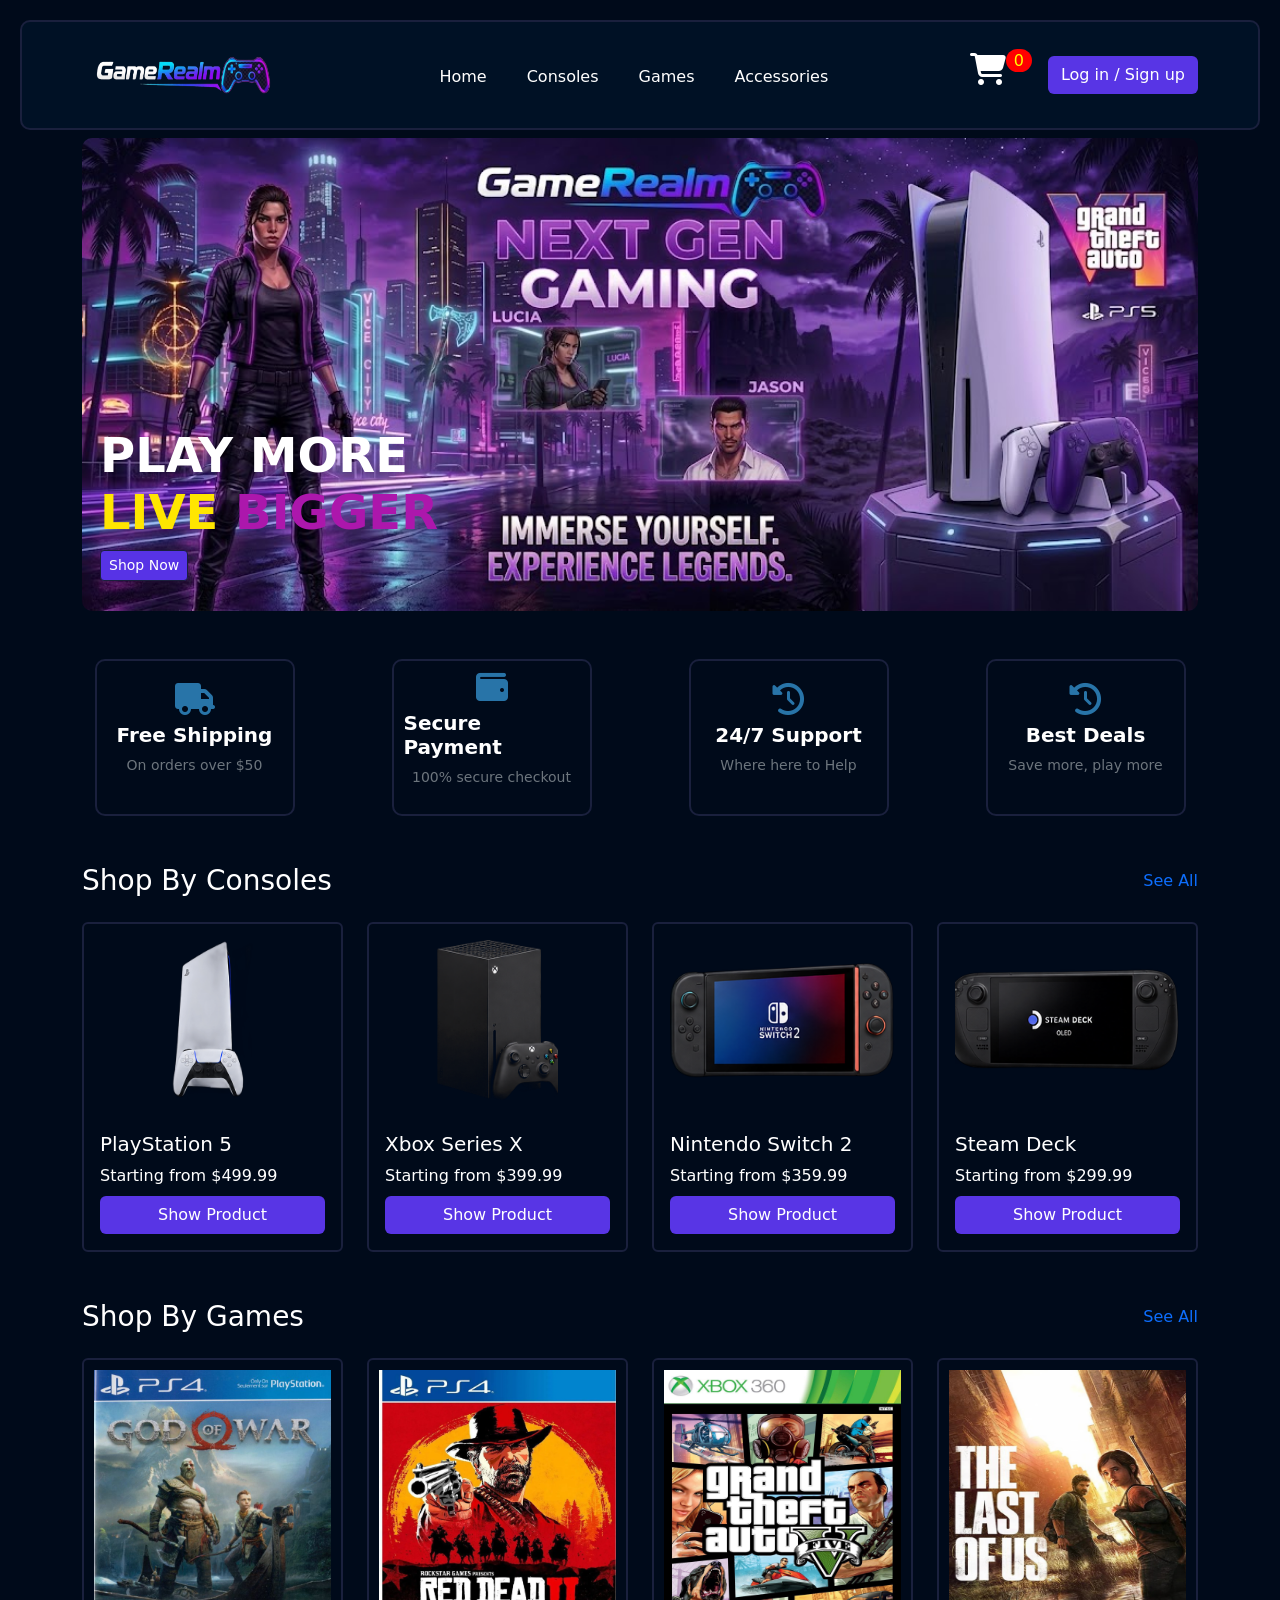
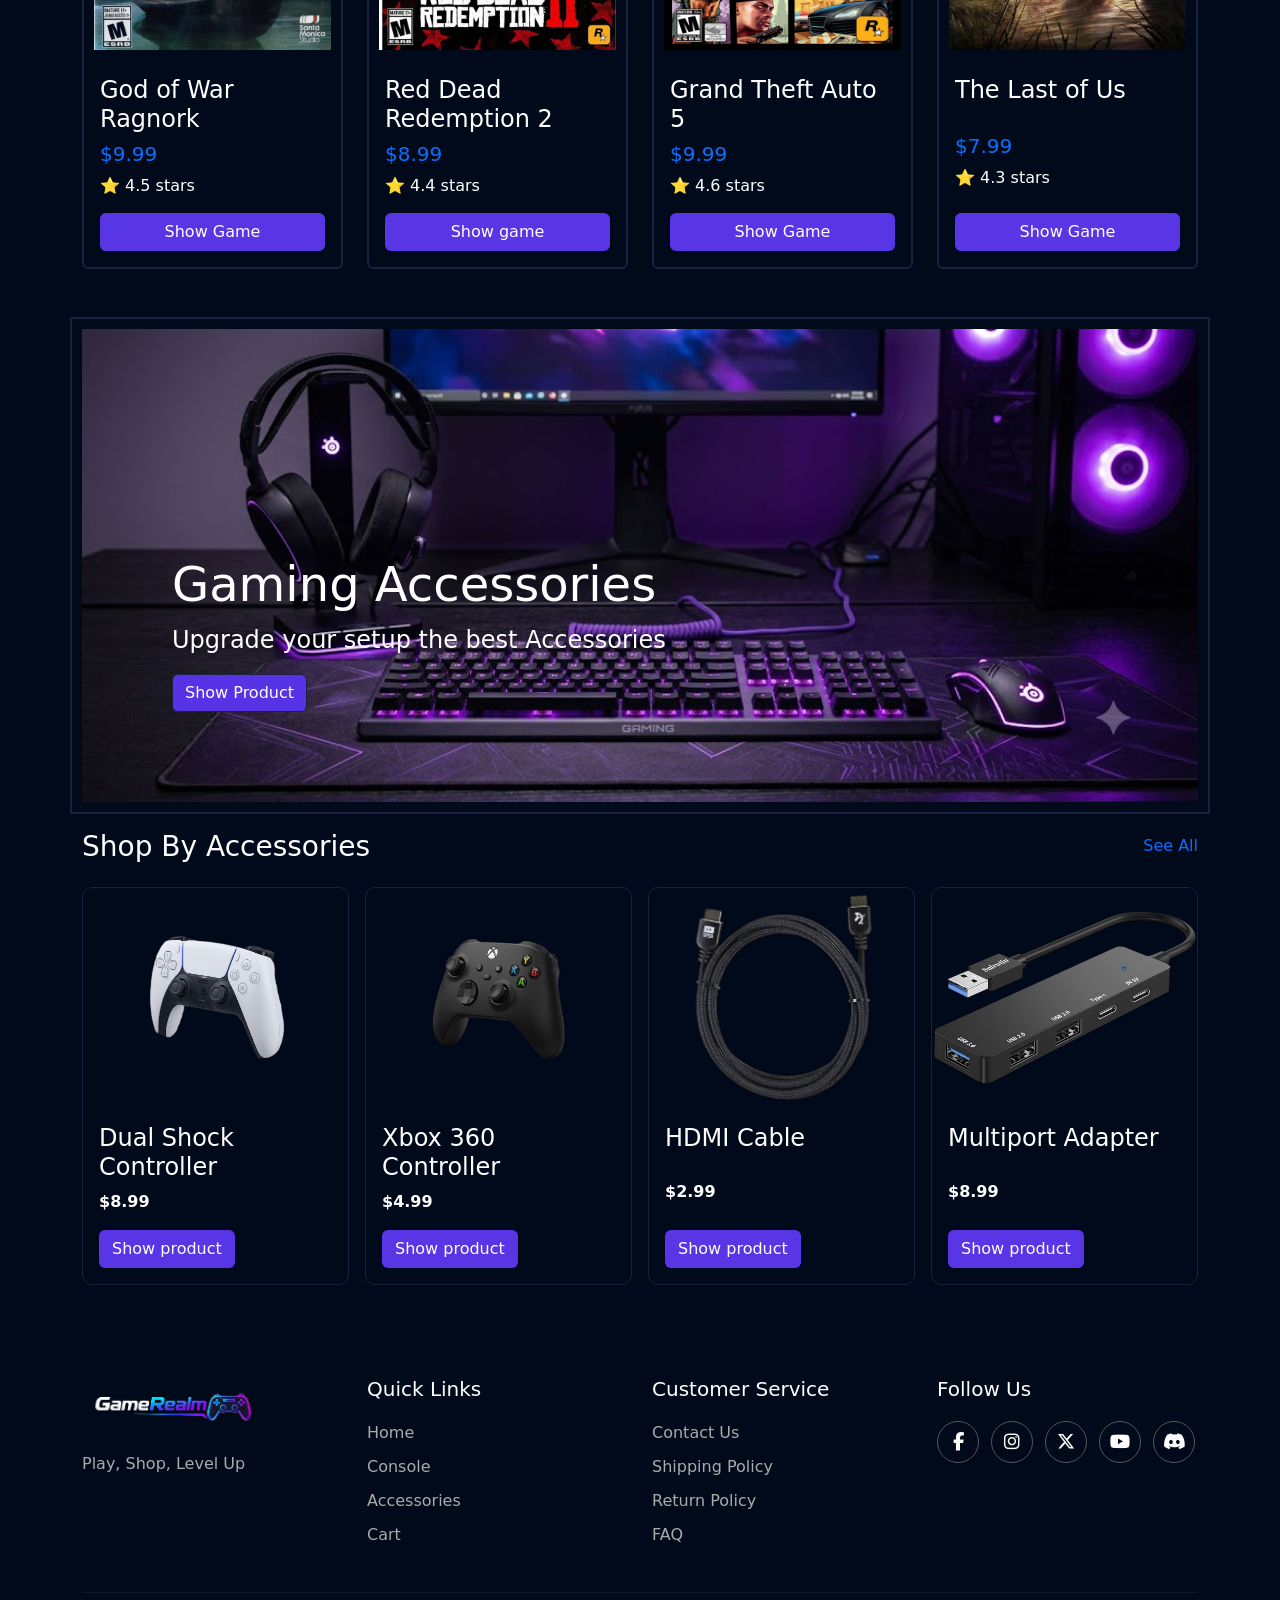
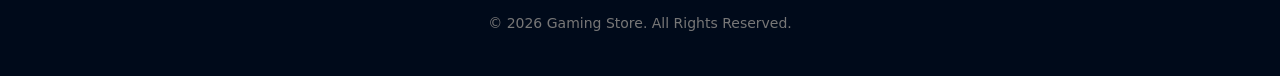
<file: index.html>
<!doctype html>
<html lang="en">
  <head>
    <meta charset="UTF-8" />
    <meta name="viewport" content="width=device-width, initial-scale=1.0" />
    <title>Game Realm</title>
    <link rel="shortcut icon" href="./assets/favicon.png" type="image/x-icon" />

    <!-- bootstrap -->

    <link
      href="https://cdn.jsdelivr.net/npm/bootstrap@5.3.8/dist/css/bootstrap.min.css"
      rel="stylesheet"
      integrity="sha384-sRIl4kxILFvY47J16cr9ZwB07vP4J8+LH7qKQnuqkuIAvNWLzeN8tE5YBujZqJLB"
      crossorigin="anonymous"
    />

    <!-- font awesome -->

    <link
      rel="stylesheet"
      href="https://cdnjs.cloudflare.com/ajax/libs/font-awesome/6.5.1/css/all.min.css"
    />

    <link rel="stylesheet" href="./css/style.css">
  
  </head>
  <body>

    <!-- header -->
    <header class="navbar navbar-expand-lg custom-header">
      <div class="container">
        <!-- Logo -->
        <a class="navbar-brand" href="#">
          <img src="./assets/header_logo1.png" alt="Logo" height="40" />
        </a>

        <!-- Mobile Toggle Button -->
        <button
          class="navbar-toggler navbar-dark"
          type="button"
          data-bs-toggle="collapse"
          data-bs-target="#headerNavbar"
          aria-controls="headerNavbar"
          aria-expanded="false"
          aria-label="Toggle navigation"
        >
          <span class="navbar-toggler-icon"></span>
        </button>

        <!-- Collapsible Content -->
        <div class="collapse navbar-collapse" id="headerNavbar">
          <!-- Navigation Links -->
          <ul class="navbar-nav mx-auto mb-2 mb-lg-0 gap-lg-4 text-center">
            <li class="nav-item">
              <a
                class="nav-link custom-link active"
                aria-current="page"
                href="/index.html"
                >Home</a
              >
            </li>
            <li class="nav-item">
              <a class="nav-link custom-link" href="./consoles.html">Consoles</a>
            </li>
            <li class="nav-item">
              <a class="nav-link custom-link" href="./games.html">Games</a>
            </li>
            <li class="nav-item">
              <a class="nav-link custom-link" href="./accesseries.html">Accessories</a>
            </li>
          </ul>

          <!-- Right Side Actions -->
          <div class="d-flex flex-column flex-lg-row align-items-center gap-3">
            <a href="./cart.html" class="nav-link custom-link"
              ><i class="fa-solid fa-cart-shopping h2" ></i
            ><span id="cart-size"></span></a>
             <button type="button" onclick="{location.href='./login_signup.html'}"  id="user-name" class="btn btn-purple">
              Log in / Sign up
            </button>
          </div>
        </div>
      </div>
    </header>

    <main class="my-2">
      <!-- hero section -->

      <section class="hero-section container">
        <div class="img">
          <img
            src="./assets/hero_section.png"
            alt="hereo-section-img"
            type="png/img"
            class="img-fluid"
          />
        </div>

        <div class="text">
          <h2 class="text-white text-shadow-lg display-5 fw-bold">
            PLAY MORE <br />
            <span style="color: rgb(255, 230, 0)">LIVE</span>
            <span style="color: rgb(172, 23, 172)">BIGGER</span>
          </h2>

        <button class="btn btn-primary btn-sm" >Shop Now</button>
        </div>
      </section>

      <!-- postives -->

      <section class="positives container mx-auto my-5">
        <div class="row d-flex justify-content-around gap-5">
          <div class="col-md-2 postive text-center text-md-start">
            <i class="fa-solid fa-truck fs-2 text-purple mb-2"></i>
            <h4 class="text-white h5 fw-bold">Free Shipping</h4>
            <p class="text-secondary small">On orders over $50</p>
          </div>

          <div class="col-md-2 postive text-center text-md-start">
            <i class="fa-solid fa-wallet fs-2 text-purple mb-2"></i>
            <h4 class="text-white h5 fw-bold">Secure Payment</h4>
            <p class="text-secondary small">100% secure checkout</p>
          </div>

          <div class="col-md-2 postive text-center text-md-start">
            <i class="fa-solid fa-clock-rotate-left fs-2 text-purple mb-2"></i>
            <h4 class="text-white h5 fw-bold">24/7 Support</h4>
            <p class="text-secondary small">Where here to Help</p>
          </div>

          <div class="col-md-2 postive text-center text-md-start">
            <i class="fa-solid fa-clock-rotate-left fs-2 text-purple mb-2"></i>
            <h4 class="text-white h5 fw-bold">Best Deals</h4>
            <p class="text-secondary small">Save more, play more</p>
          </div>
        </div>
      </section>

      <!-- shop by consoles -->

      <section class="consoles container mx-auto my-5">
        <div class="d-flex justify-content-between align-items-center mb-4">
          <h3 class="text-white mb-0">Shop By Consoles</h3>
          <a href="./consoles.html" class="text-decoration-none">See All</a>
        </div>

        <!-- Responsive Grid Row -->
        <div class="row g-4 justify-content-center">
          <!-- Card 1: PlayStation 5 -->
          <div class="col-12 col-sm-6 col-lg-3">
            <div class="card h-100">
              <div class="ratio ratio-4x3">
                <img
                  class="card-img-top object-fit-contain p-3"
                  src="./assets/consoles/ps5.png"
                  alt="PlayStation 5"
                />
              </div>
              <div class="card-body d-flex flex-column justify-content-between">
                <div>
                  <h5 class="card-title">PlayStation 5</h5>
                  <p class="card-text">Starting from $499.99</p>
                </div>
                <a href="#" class="btn btn-purple w-100 mt-2" onclick="{viewDetails('CON-01')}">Show Product</a>
              </div>
            </div>
          </div>

          <!-- Card 2: Xbox Series X -->
          <div class="col-12 col-sm-6 col-lg-3">
            <div class="card h-100">
              <div class="ratio ratio-4x3">
                <img
                  class="card-img-top object-fit-contain p-3"
                  src="./assets/consoles/xbox_one_x.png"
                  alt="Xbox Series X"
                />
              </div>
              <div class="card-body d-flex flex-column justify-content-between">
                <div>
                  <h5 class="card-title">Xbox Series X</h5>
                  <p class="card-text">Starting from $399.99</p>
                </div>
                <a href="#" class="btn btn-purple w-100 mt-2" onclick="{viewDetails('CON-04')}">Show Product</a>
              </div>
            </div>
          </div>

          <!-- Card 3: Nintendo Switch 2 -->
          <div class="col-12 col-sm-6 col-lg-3">
            <div class="card h-100">
              <div class="ratio ratio-4x3">
                <img
                  class="card-img-top object-fit-contain p-3"
                  src="./assets/consoles/switch2.png"
                  alt="Nintendo Switch 2"
                />
              </div>
              <div class="card-body d-flex flex-column justify-content-between">
                <div>
                  <h5 class="card-title">Nintendo Switch 2</h5>
                  <p class="card-text">Starting from $359.99</p>
                </div>
                <a href="#" class="btn btn-purple w-100 mt-2" onclick="{viewDetails('CON-07')}">Show Product</a>
              </div>
            </div>
          </div>

          <!-- Card 4: Steam Deck -->
          <div class="col-12 col-sm-6 col-lg-3">
            <div class="card h-100">
              <div class="ratio ratio-4x3">
                <img
                  class="card-img-top object-fit-contain p-3"
                  src="./assets/consoles/steme_deck.png"
                  alt="Steam Deck"
                />
              </div>
              <div class="card-body d-flex flex-column justify-content-between">
                <div>
                  <h5 class="card-title">Steam Deck</h5>
                  <p class="card-text">Starting from $299.99</p>
                </div>
                <a href="#" class="btn btn-purple w-100 mt-2" onclick="{viewDetails('CON-10')}">Show Product</a>
              </div>
            </div>
          </div>
        </div>
      </section>

      <!-- shop my games -->

      <section class="games container mx-auto my-5">
        <!-- Section Header -->
        <div class="d-flex justify-content-between align-items-center mb-4">
          <h3 class="text-white mb-0">Shop By Games</h3>
          <a href="./games.html" class="text-decoration-none"> See All </a>
        </div>
        <!-- Games -->
        <div class="row g-4">
          <!-- God of War -->
          <div class="col-12 col-sm-6 col-lg-3">
            <div class="card game-card h-100">
              <div class="game-image-container">
                <img
                  src="./assets/games/god_of_war_ragnork_1.png"
                  class="game-image"
                  alt="God of War"
                />
              </div>
              <div class="card-body">
                <h4 class="card-title">God of War Ragnork </h4>
                <h5 class="text-primary">$9.99</h5>
                <p class="rating">⭐ 4.5 stars</p>
                <button class="btn btn-purple add-cart" onclick="{viewDetails('GM-01')}">Show Game</button>
              </div>  
            </div>
          </div>
          <!-- Red Dead Redemption 2 -->
          <div class="col-12 col-sm-6 col-lg-3">
            <div class="card game-card h-100">
              <div class="game-image-container">
                <img
                  src="./assets/games/rdr2_2.png"
                  class="game-image"
                  alt="Red Dead Redemption 2"
                />
              </div>
              <div class="card-body">
                <h4 class="card-title">Red Dead Redemption 2</h4>
                <h5 class="text-primary">$8.99</h5>
                <p class="rating">⭐ 4.4 stars</p>
                <button class="btn btn-purple add-cart" onclick="{viewDetails('GM-03')}">Show game</button>
              </div>
            </div>
          </div>
          <!-- GTA 5 -->
          <div class="col-12 col-sm-6 col-lg-3">
            <div class="card game-card h-100">
              <div class="game-image-container">
                <img
                  src="./assets/games/gta5_3.png"
                  class="game-image"
                  alt="Grand Theft Auto 5"
                />
              </div>
              <div class="card-body">
                <h4 class="card-title">Grand Theft Auto 5</h4>
                <h5 class="text-primary">$9.99</h5>
                <p class="rating">⭐ 4.6 stars</p>
                <button class="btn btn-purple add-cart" onclick="{viewDetails('GM-04')}">Show Game</button>
              </div>
            </div>
          </div>
          <!-- The Last of Us -->
          <div class="col-12 col-sm-6 col-lg-3">
            <div class="card game-card h-100">
              <div class="game-image-container">
                <img
                  src="./assets/games/lou_4.png"
                  class="game-image"
                  alt="The Last of Us"
                />
              </div>
              <div class="card-body">
                <h4 class="card-title">The Last of Us</h4>
                <h5 class="text-primary">$7.99</h5>
                <p class="rating">⭐ 4.3 stars</p>
                <button class="btn btn-purple add-cart" onclick="{viewDetails('GM-06')}">Show Game</button>
              </div>
            </div>
          </div>
        </div>
      </section>


      <!-- gaming accessseries banner -->


      <section class="gaming-accesseries container">
             <div class="img">
                   <img src="./assets/cover.png" alt="" class="w-100">

             </div>
             <div class="content text-white">
                  <h3>Gaming Accessories</h3>
                  <p>Upgrade your setup the best Accessories</p>
                  <a class="btn btn-primary" href="./accesseries.html">Show Product</a>
             </div>
      </section>



      <!-- gaming accesseries -->

      <section class="accessories container mx-auto my-3">

          <div class="d-flex justify-content-between align-items-center mb-4">
          <h3 class="text-white mb-0">Shop By Accessories</h3>
          <a href="#" class="text-decoration-none"> See All </a>
        </div>


            
        <div class="row g-3">

            <div class="col-12 col-sm-6 col-md-4 col-lg-3">
                <div class="card acc h-100">
                    <div class="product-img">
                        <img src="./assets/accesseries/dualshock_1.png"
                            alt="Dual Shock Controller">
                    </div>
                    <div class="card-body">
                        <h4 class="card-title">Dual Shock Controller</h4>
                        <p class="card-text">$8.99</p>
                        <a href="#" class="btn btn-purple" onclick="{viewDetails('ACC-01')}">Show product</a>
                    </div>
                </div>
            </div>

            <div class="col-12 col-sm-6 col-md-4 col-lg-3">
                <div class="card acc h-100">
                    <div class="product-img">
                        <img src="./assets/accesseries/xbox_controller_2.png"
                            alt="Xbox Controller">
                    </div>
                    <div class="card-body">
                        <h4 class="card-title">Xbox 360 Controller</h4>
                        <p class="card-text">$4.99</p>
                        <a href="#"  class="btn btn-purple" onclick="{viewDetails('ACC-02')}">Show product</a>
                    </div>
                </div>
            </div>

            <div class="col-12 col-sm-6 col-md-4 col-lg-3">
                <div class="card acc h-100">
                    <div class="product-img">
                        <img src="./assets/accesseries/hdmi_16.png"
                            alt="HDMI Cable">
                    </div>
                    <div class="card-body">
                        <h4 class="card-title">HDMI Cable</h4>
                        <p class="card-text">$2.99</p>
                        <a href="#" class="btn btn-purple" onclick="{viewDetails('ACC-14')}">Show product</a>
                    </div>
                </div>
            </div>

            <div class="col-12 col-sm-6 col-md-4 col-lg-3">
                <div class="card acc h-100">
                    <div class="product-img">
                        <img src="./assets/accesseries/multiport_17.png"
                            alt="Multiport Adapter">
                    </div>
                    <div class="card-body">
                        <h4 class="card-title">Multiport Adapter</h4>
                        <p class="card-text">$8.99</p>
                        <a href="#" class="btn btn-purple" onclick="{viewDetails('ACC-17')}">Show product</a>
                    </div>
                </div>
            </div>

        </div>


      </section>



    </main>


    <!-- footer -->

    <footer class="footer">
        <div class="container">
            <div class="row g-4">

                <!-- Logo -->
                <div class="col-12 col-sm-6 col-md-3 footer-col">
                    <img src="./assets/header_logo1.png"
                        class="footer-logo"
                        alt="Gaming Store Logo">

                    <p>Play, Shop, Level Up</p>
                </div>

                <!-- Quick Links -->
                <div class="col-12 col-sm-6 col-md-3 footer-col">
                    <h4>Quick Links</h4>

                    <a href="#">Home</a>
                    <a href="#">Console</a>
                    <a href="#">Accessories</a>
                    <a href="#">Cart</a>
                </div>

                <!-- Customer Service -->
                <div class="col-12 col-sm-6 col-md-3 footer-col">
                    <h4>Customer Service</h4>

                    <a href="#">Contact Us</a>
                    <a href="#">Shipping Policy</a>
                    <a href="#">Return Policy</a>
                    <a href="#">FAQ</a>
                </div>

                <!-- Social Media -->
                <div class="col-12 col-sm-6 col-md-3 footer-col">
                    <h4>Follow Us</h4>

                    <div class="social-icons">
                        <a href="#" aria-label="Facebook">
                            <i class="fa-brands fa-facebook-f"></i>
                        </a>

                        <a href="#" aria-label="Instagram">
                            <i class="fa-brands fa-instagram"></i>
                        </a>

                        <a href="#" aria-label="Twitter">
                            <i class="fa-brands fa-x-twitter"></i>
                        </a>

                        <a href="#" aria-label="YouTube">
                            <i class="fa-brands fa-youtube"></i>
                        </a>

                        <a href="#" aria-label="Discord">
                            <i class="fa-brands fa-discord"></i>
                        </a>
                    </div>
                </div>

            </div>

            <hr>

            <div class="copyright">
                <p>© 2026 Gaming Store. All Rights Reserved.</p>
            </div>
        </div>
    </footer>



  
    <script
      src="https://cdn.jsdelivr.net/npm/bootstrap@5.3.8/dist/js/bootstrap.bundle.min.js"
      integrity="sha384-FKyoEForCGlyvwx9Hj09JcYn3nv7wiPVlz7YYwJrWVcXK/BmnVDxM+D2scQbITxI"
      crossorigin="anonymous"
    ></script>



     
      
      <script>

          let products = [];
         

          // Load all products
          async function getData() {

              try {

                  let request = await fetch("data.json");
                  let response = await request.json();

                  products = response.products;

                  console.log(products);

              } catch (err) {

                  console.log(err);

              }

          }


          // Open product page
          function viewDetails(id) {

              // Find product using ID
              let selectedItem = products.find(
                  item => item.id === id
              );


              // If product doesn't exist
              if (!selectedItem) {

                  console.log("Product not found");

                  return;

              }


              // Save selected product
              localStorage.setItem(
                  "selected_item",
                  JSON.stringify(selectedItem)
              );


              // Go to product page
              window.location.href = "product.html";

          }


          // Load products when page opens
          getData();



          let cartSize = document.getElementById('cart-size')
          let cart = JSON.parse( localStorage.getItem('cart'))


           if(cart){
              
              

              cartSize.textContent = cart.length

           }
           else{
             cartSize.textContent = 0
           }


           let userName = document.getElementById('user-name')
           let user = JSON.parse(localStorage.getItem('gamerealmCurrentUser'))


         
                    function logOut(){
                         let userInput = confirm('Do you want to Log out...?')

                         if(userInput){
                            
                             localStorage.removeItem('gamerealmCurrentUser')
                             alert('Log out successfully')


                             window.location.href = './index.html'

                         }

                    }


                    if(user){
                        userName.textContent = user.username;
                        userName.classList.remove('btn-purple')
                        userName.classList.add('btn-outline-primary')
                        userName.classList.add('text-white')
                        userName.onclick = logOut

                    }
          
          // 
        

      </script>



  </body>
</html>
</file>
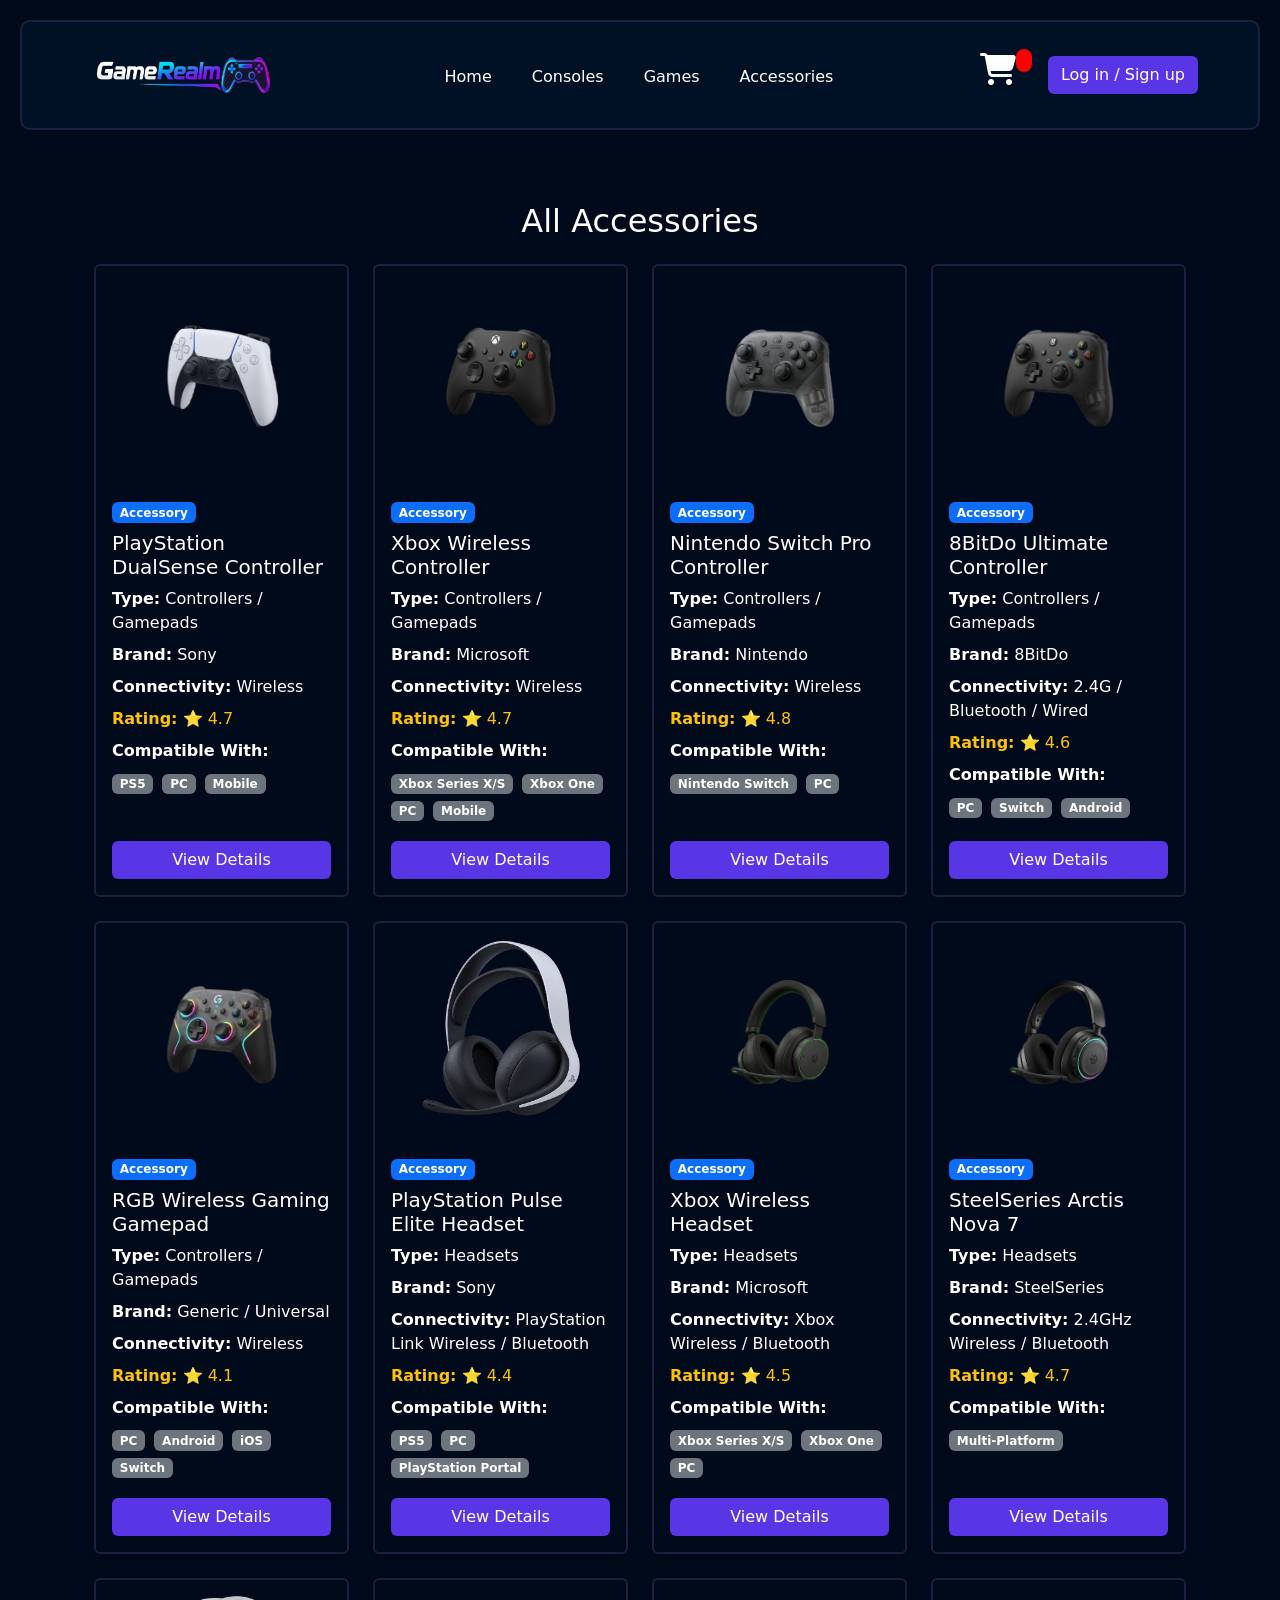
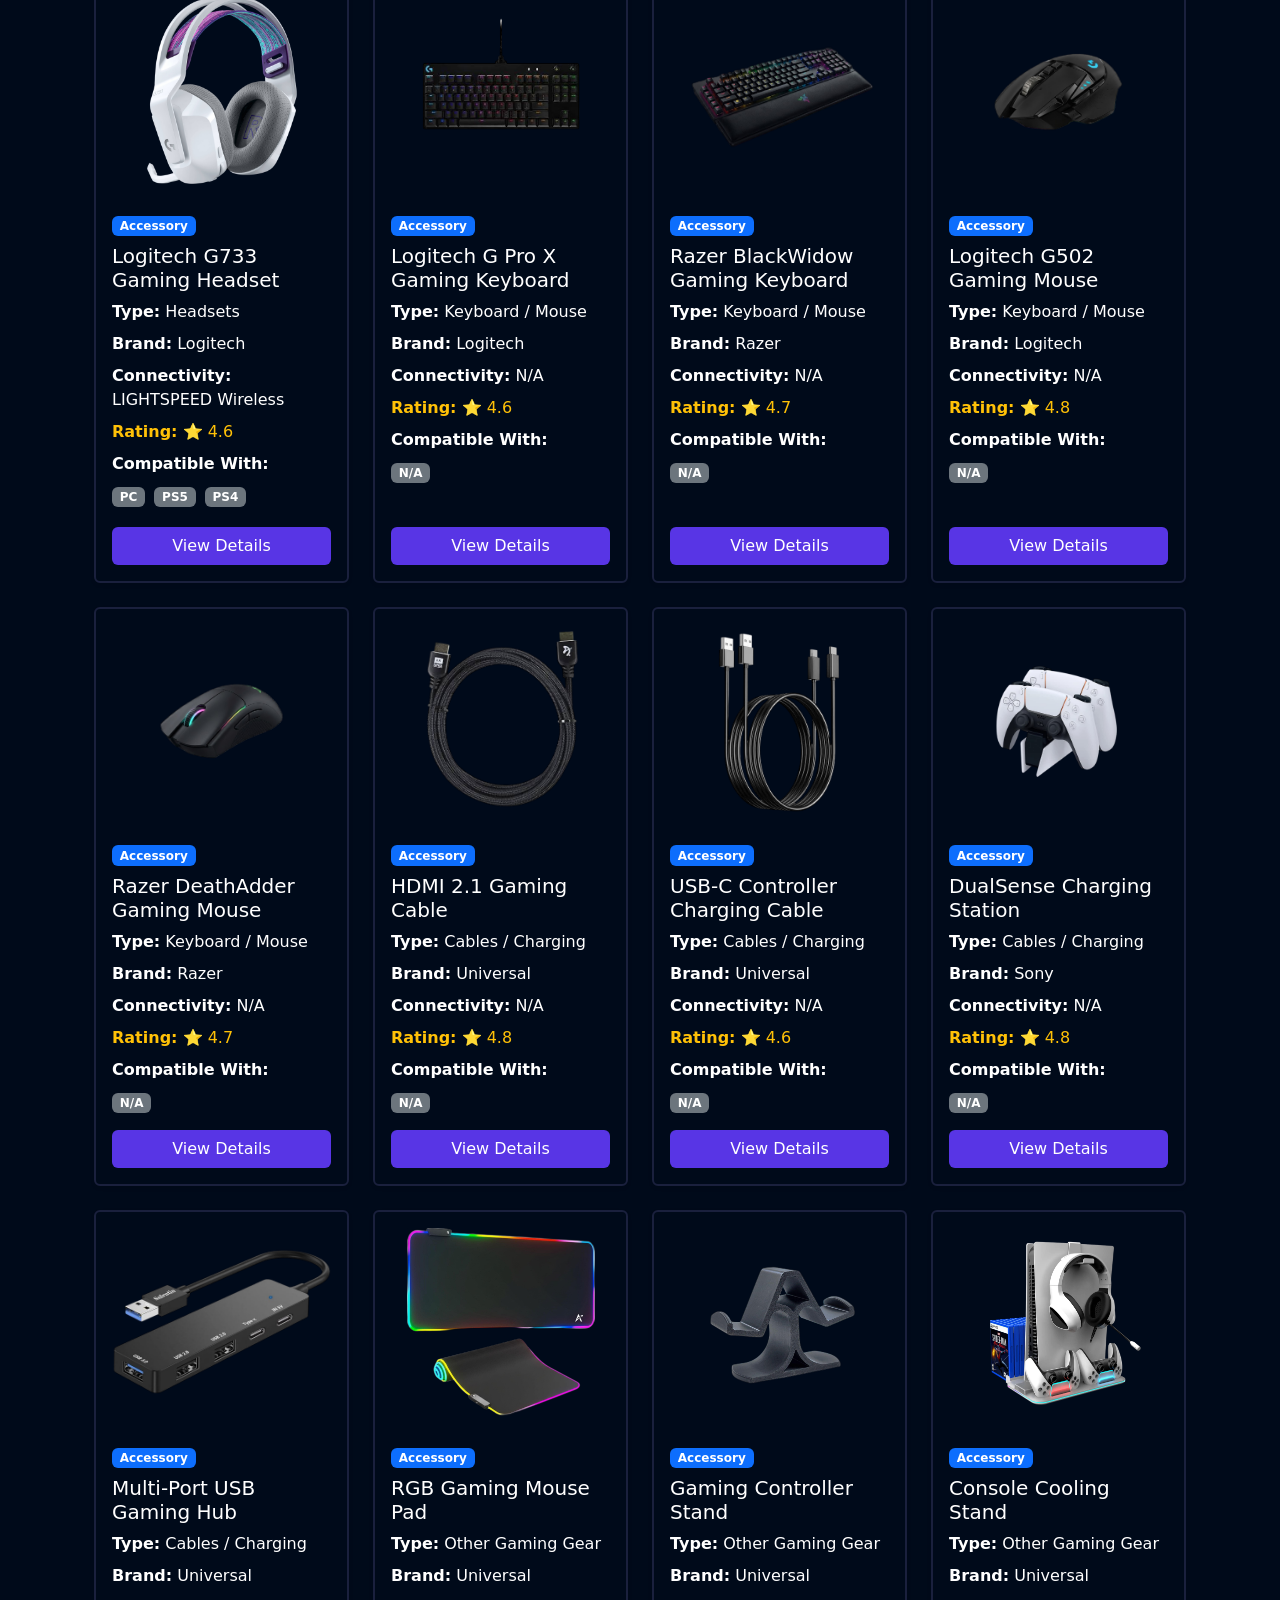
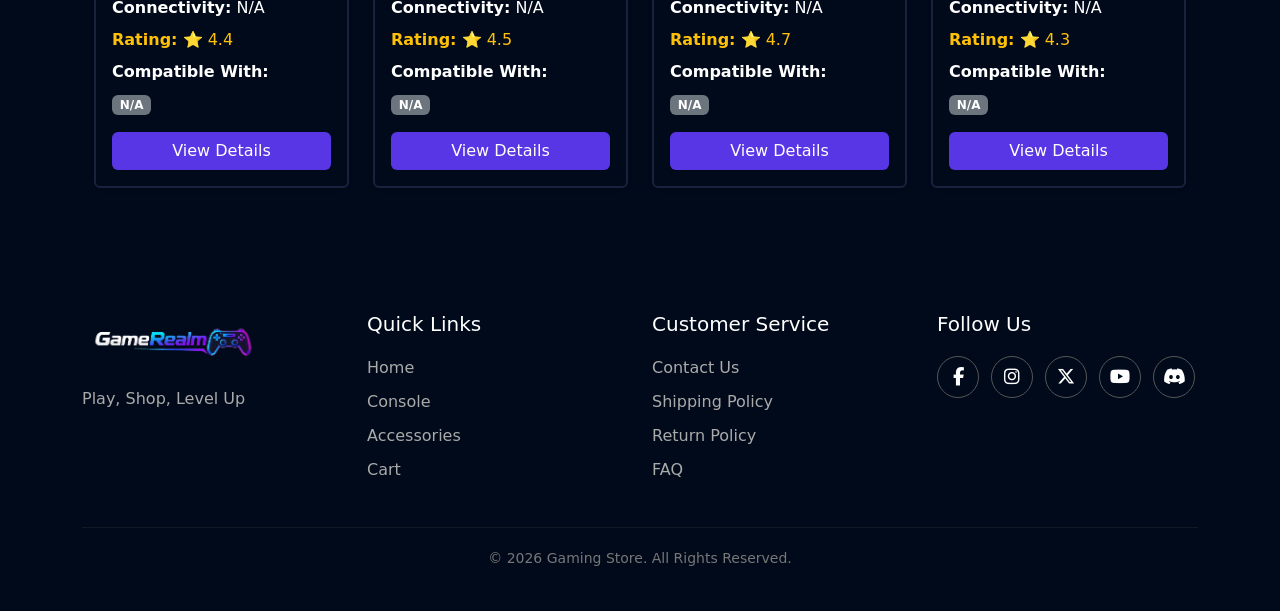
<file: accesseries.html>
<!doctype html>
<html lang="en">
  <head>
    <meta charset="UTF-8" />
    <meta name="viewport" content="width=device-width, initial-scale=1.0" />
    <title>Game Realm - All Accessories</title>
    <link rel="shortcut icon" href="./assets/favicon.png" type="image/x-icon" />

    <!-- bootstrap -->

    <link
      href="https://cdn.jsdelivr.net/npm/bootstrap@5.3.8/dist/css/bootstrap.min.css"
      rel="stylesheet"
      integrity="sha384-sRIl4kxILFvY47J16cr9ZwB07vP4J8+LH7qKQnuqkuIAvNWLzeN8tE5YBujZqJLB"
      crossorigin="anonymous"
    />

    <!-- font awesome -->

    <link
      rel="stylesheet"
      href="https://cdnjs.cloudflare.com/ajax/libs/font-awesome/6.5.1/css/all.min.css"
    />

    <link rel="stylesheet" href="./css/style.css">
  
  </head>
  <body>

    <!-- header -->
    <header class="navbar navbar-expand-lg custom-header">
      <div class="container">
        <!-- Logo -->
        <a class="navbar-brand" href="#">
          <img src="./assets/header_logo1.png" alt="Logo" height="40" />
        </a>

        <!-- Mobile Toggle Button -->
        <button
          class="navbar-toggler navbar-dark"
          type="button"
          data-bs-toggle="collapse"
          data-bs-target="#headerNavbar"
          aria-controls="headerNavbar"
          aria-expanded="false"
          aria-label="Toggle navigation"
        >
          <span class="navbar-toggler-icon"></span>
        </button>

        <!-- Collapsible Content -->
        <div class="collapse navbar-collapse" id="headerNavbar">
          <!-- Navigation Links -->
          <ul class="navbar-nav mx-auto mb-2 mb-lg-0 gap-lg-4 text-center">
            <li class="nav-item">
              <a
                class="nav-link custom-link active"
                aria-current="page"
                href="./index.html"
                >Home</a
              >
            </li>
            <li class="nav-item">
              <a class="nav-link custom-link" href="./consoles.html">Consoles</a>
            </li>
            <li class="nav-item">
              <a class="nav-link custom-link" href="./games.html">Games</a>
            </li>
            <li class="nav-item">
              <a class="nav-link custom-link" href="./accesseries.html">Accessories</a>
            </li>
          </ul>

          <!-- Right Side Actions -->
          <div class="d-flex flex-column flex-lg-row align-items-center gap-3">
            <a href="./cart.html" class="nav-link custom-link"
              ><i class="fa-solid fa-cart-shopping h2"></i
            ><span id="cart-size"></span></a>
            <button type="button" id="user-name" class="btn btn-purple">
              Log in / Sign up
            </button>
          </div>
        </div>
      </div>
    </header>





    <main class="my-2">
      
      <!-- all   consoles -->

      <section class="accesseries container mx-auto my-5">
         
           


      </section>
    
    </main>


    <!-- footer -->

    <footer class="footer">
        <div class="container">
            <div class="row g-4">

                <!-- Logo -->
                <div class="col-12 col-sm-6 col-md-3 footer-col">
                    <img src="./assets/header_logo1.png"
                        class="footer-logo"
                        alt="Gaming Store Logo">

                    <p>Play, Shop, Level Up</p>
                </div>

                <!-- Quick Links -->
                <div class="col-12 col-sm-6 col-md-3 footer-col">
                    <h4>Quick Links</h4>

                    <a href="#">Home</a>
                    <a href="#">Console</a>
                    <a href="#">Accessories</a>
                    <a href="#">Cart</a>
                </div>

                <!-- Customer Service -->
                <div class="col-12 col-sm-6 col-md-3 footer-col">
                    <h4>Customer Service</h4>

                    <a href="#">Contact Us</a>
                    <a href="#">Shipping Policy</a>
                    <a href="#">Return Policy</a>
                    <a href="#">FAQ</a>
                </div>

                <!-- Social Media -->
                <div class="col-12 col-sm-6 col-md-3 footer-col">
                    <h4>Follow Us</h4>

                    <div class="social-icons">
                        <a href="#" aria-label="Facebook">
                            <i class="fa-brands fa-facebook-f"></i>
                        </a>

                        <a href="#" aria-label="Instagram">
                            <i class="fa-brands fa-instagram"></i>
                        </a>

                        <a href="#" aria-label="Twitter">
                            <i class="fa-brands fa-x-twitter"></i>
                        </a>

                        <a href="#" aria-label="YouTube">
                            <i class="fa-brands fa-youtube"></i>
                        </a>

                        <a href="#" aria-label="Discord">
                            <i class="fa-brands fa-discord"></i>
                        </a>
                    </div>
                </div>

            </div>

            <hr>

            <div class="copyright">
                <p>© 2026 Gaming Store. All Rights Reserved.</p>
            </div>
        </div>
    </footer>



  
    <script
      src="https://cdn.jsdelivr.net/npm/bootstrap@5.3.8/dist/js/bootstrap.bundle.min.js"
      integrity="sha384-FKyoEForCGlyvwx9Hj09JcYn3nv7wiPVlz7YYwJrWVcXK/BmnVDxM+D2scQbITxI"
      crossorigin="anonymous"
    ></script>

     
     
    
  
        <script>
            let allData = [];
            const parent = document.querySelector(".accesseries");

            async function getData() {
                try {
                    const request = await fetch("./data.json");

                    if (!request.ok) {
                        throw new Error(`HTTP error! Status: ${request.status}`);
                    }

                    const response = await request.json();

                    if (!response.products || !Array.isArray(response.products)) {
                        throw new Error("data.json does not contain a products array.");
                    }

                    // Get only accessories
                    allData = response.products.filter(
                        item => item.category === "Accessory"
                    );

                    console.log("Accessories:", allData);

                    makeUI();

                } catch (err) {
                    console.error("Error loading data:", err);

                    parent.innerHTML = `
                        <div class="container py-5">
                            <div class="alert alert-danger text-center">
                                <h4>Unable to load accessories</h4>
                                <p>${err.message}</p>
                                <small>
                                    Make sure <strong>data.json</strong> is in the same
                                    folder as this HTML file and run the project using
                                    Live Server.
                                </small>
                            </div>
                        </div>
                    `;
                }
            }

            function makeUI() {

                if (allData.length === 0) {
                    parent.innerHTML = `
                        <div class="container py-5">
                            <h2 class="text-center text-white">
                                No accessories found
                            </h2>
                        </div>
                    `;
                    return;
                }

                const result = `
                    <div class="container py-4">

                        <h2 class="text-center text-white mb-4">
                            All Accessories
                        </h2>

                        <div class="row g-4">

                            ${allData.map(item => `

                                <div class="col-12 col-sm-6 col-md-4 col-lg-3">

                                    <div class="card h-100 shadow-sm">

                                        <img
                                            src="./${item.image}"
                                            class="card-img-top p-3"
                                            alt="${item.name}"
                                            style="
                                                height: 220px;
                                                object-fit: contain;
                                            "
                                            onerror="this.src='./assets/placeholder.png'"
                                        >

                                        <div class="card-body d-flex flex-column">

                                            <span class="badge bg-primary align-self-start mb-2">
                                                ${item.category}
                                            </span>

                                            <h5 class="card-title">
                                                ${item.name}
                                            </h5>

                                            <p class="text-white mb-2">
                                                <strong>Type:</strong>
                                                ${item.subcategory || "N/A"}
                                            </p>

                                            <p class="text-white mb-2">
                                                <strong>Brand:</strong>
                                                ${item.brand || "N/A"}
                                            </p>

                                            <p class="text-white mb-2">
                                                <strong>Connectivity:</strong>
                                                ${item.connectivity || "N/A"}
                                            </p>

                                            <p class="text-warning mb-2">
                                                <strong>Rating:</strong>
                                                ⭐ ${item.rating || "N/A"}
                                            </p>

                                            <div class="text-white mb-3">
                                                <strong>Compatible With:</strong>

                                                <div class="mt-2">
                                                    ${
                                                        Array.isArray(item.compatibility)
                                                            ? item.compatibility.map(device => `
                                                                <span class="badge bg-secondary me-1 mb-1">
                                                                    ${device}
                                                                </span>
                                                            `).join("")
                                                            : `<span class="badge bg-secondary">
                                                                N/A
                                                            </span>`
                                                    }
                                                </div>
                                            </div>

                                            <button
                                                type="button"
                                                class="btn btn-purple mt-auto"
                                                onclick="viewDetails('${item.id}')"
                                            >
                                                View Details
                                            </button>

                                        </div>
                                    </div>

                                </div>

                            `).join("")}

                        </div>
                    </div>
                `;

                parent.innerHTML = result;
            }

            function viewDetails(id) {

                // Convert both values to strings so number/string IDs work
                const selectedItem = allData.find(
                    item => String(item.id) === String(id)
                );

                if (!selectedItem) {
                    console.error("Product not found:", id);
                    return;
                }

                localStorage.setItem(
                    "selected_item",
                    JSON.stringify(selectedItem)
                );

                // Use relative path
                window.location.href = "./product.html";
            }

            
            // cart-size

          let cartSize = document.getElementById('cart-size')
          let cart = JSON.parse( localStorage.getItem('cart'))


           if(cart){
              cartSize.textContent = cart.length
           }





              let userName = document.getElementById('user-name')
           let user = JSON.parse(localStorage.getItem('gamerealmCurrentUser'))


                    function logOut(){
                         let userInput = confirm('Do you want to Log out...?')

                         if(userInput){
                            
                             localStorage.removeItem('gamerealmCurrentUser')
                             alert('Log out successfully')


                             window.location.href = './index.html'

                         }

                    }


                    if(user){
                        userName.textContent = user.username;
                        userName.classList.remove('btn-purple')
                        userName.classList.add('btn-outline-primary')
                        userName.classList.add('text-white')
                        userName.onclick = logOut

                    }
          
          // 





            getData();
        </script>


   
  </body>
</html>
</file>
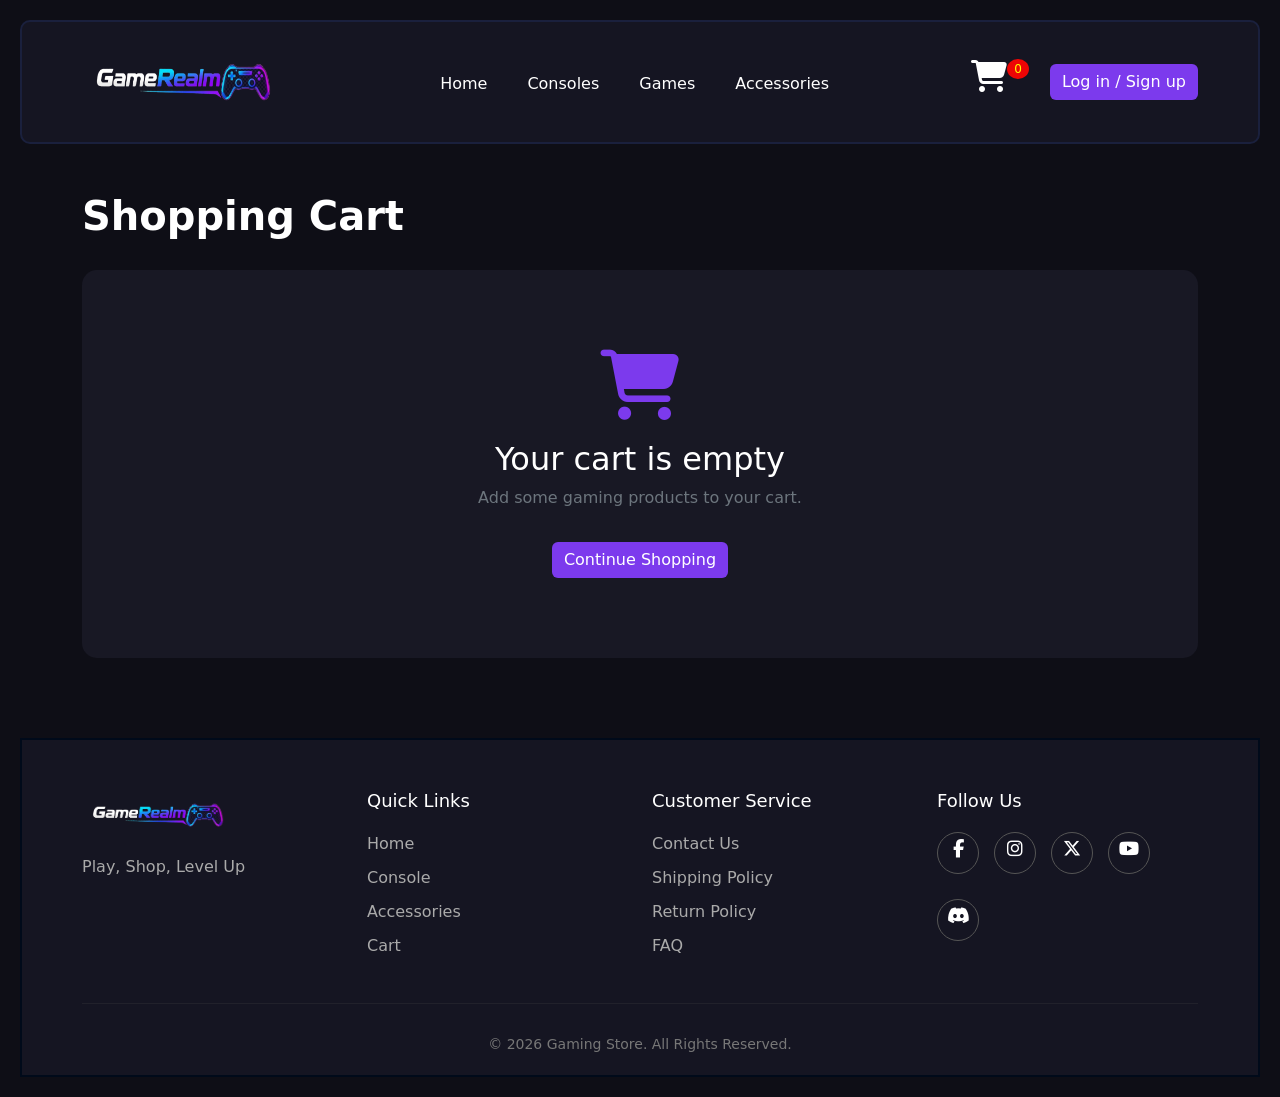
<file: cart.html>
<!doctype html>
<html lang="en">
  <head>
    <meta charset="UTF-8" />
    <meta name="viewport" content="width=device-width, initial-scale=1.0" />

    <title>Game Realm - Cart</title>

    <link rel="shortcut icon" href="./assets/favicon.png" type="image/x-icon" />

    <!-- Bootstrap -->
    <link
      href="https://cdn.jsdelivr.net/npm/bootstrap@5.3.8/dist/css/bootstrap.min.css"
      rel="stylesheet"
    />

    <!-- Font Awesome -->
    <link
      rel="stylesheet"
      href="https://cdnjs.cloudflare.com/ajax/libs/font-awesome/6.5.1/css/all.min.css"
    />

    <link rel="stylesheet" href="./css/style.css" />

    <style>
      body {
        background: #0e0e16;
        color: white;
        min-height: 100vh;
      }

      .custom-header {
        background: #151522;
        padding: 15px 0;
      }

      .custom-link {
        color: #fff !important;
      }

      .custom-link:hover {
        color: #9b5cff !important;
      }

      .btn-purple {
        background: #7c3aed;
        color: white;
        border: none;
      }

      .btn-purple:hover {
        background: #6d28d9;
        color: white;
      }

      #cart-size {
        background: #ee0505;
        color: yellow ;
        border-radius: 50%;
        font-size: 12px;
        padding: 3px 7px;
        position: relative;
        top: -15px;
        left: -5px;
      }

      .cart-title {
        font-weight: 700;
        margin-bottom: 30px;
      }

      .cart-item {
        background: #181824;
        border: 1px solid #29293a;
        border-radius: 15px;
        padding: 20px;
        margin-bottom: 20px;
      }

      .cart-image {
        width: 120px;
        height: 120px;
        object-fit: contain;
        border-radius: 10px;
        /* background: #fff; */
        padding: 10px;
        border: 1px solid #f8f8f8;
        
      }

      .quantity-box {
        display: inline-flex;
        align-items: center;
        border: 1px solid #444;
        border-radius: 8px;
        overflow: hidden;
      }

      .quantity-box button {
        background: #29293a;
        color: white;
        border: none;
        width: 40px;
        height: 40px;
        font-size: 18px;
      }

      .quantity-box button:hover {
        background: #7c3aed;
      }

      .quantity-box span {
        width: 45px;
        text-align: center;
        font-weight: 600;
      }

      .remove-btn {
        background: transparent;
        color: #ff5c5c;
        border: 1px solid #ff5c5c;
        border-radius: 7px;
        padding: 7px 13px;
      }

      .remove-btn:hover {
        background: #ff5c5c;
        color: white;
      }

      .summary-box {
        background: #181824;
        border: 1px solid #29293a;
        border-radius: 15px;
        padding: 25px;
        position: sticky;
        top: 20px;
      }

      .summary-row {
        display: flex;
        justify-content: space-between;
        margin-bottom: 15px;
      }

      .total-row {
        border-top: 1px solid #444;
        padding-top: 18px;
        font-size: 21px;
        font-weight: bold;
      }

      .empty-cart {
        text-align: center;
        padding: 80px 20px;
        background: #181824;
        border-radius: 15px;
      }

      .empty-cart i {
        font-size: 70px;
        color: #7c3aed;
        margin-bottom: 20px;
      }

      .footer {
        background: #151522;
        margin-top: 80px;
        padding: 50px 0 20px;
      }

      .footer-logo {
        width: 150px;
        margin-bottom: 15px;
      }

      .footer h4 {
        font-size: 18px;
        margin-bottom: 20px;
      }

      .footer-col a {
        color: #aaa;
        text-decoration: none;
        display: block;
        margin-bottom: 10px;
      }

      .footer-col a:hover {
        color: #9b5cff;
      }

      .social-icons {
        display: flex;
        gap: 15px;
      }

      .social-icons a {
        font-size: 20px;
        color: white;
      }

      .copyright {
        text-align: center;
        color: #aaa;
        padding-top: 10px;
      }

      @media (max-width: 768px) {
        .cart-image {
          width: 90px;
          height: 90px;
        }
      }
    </style>
  </head>

  <body>
    <!-- Header -->
    <header class="navbar navbar-expand-lg custom-header">
      <div class="container">
        <!-- Logo -->
        <a class="navbar-brand" href="./index.html">
          <img
            src="./assets/header_logo1.png"
            alt="Game Realm Logo"
            height="40"
          />
        </a>

        <!-- Mobile toggle -->
        <button
          class="navbar-toggler navbar-dark"
          type="button"
          data-bs-toggle="collapse"
          data-bs-target="#headerNavbar"
          aria-controls="headerNavbar"
          aria-expanded="false"
          aria-label="Toggle navigation"
        >
          <span class="navbar-toggler-icon"></span>
        </button>

        <div class="collapse navbar-collapse" id="headerNavbar">
          <!-- Navigation -->
          <ul class="navbar-nav mx-auto mb-2 mb-lg-0 gap-lg-4 text-center">
            <li class="nav-item">
              <a class="nav-link custom-link" href="./index.html"> Home </a>
            </li>

            <li class="nav-item">
              <a class="nav-link custom-link" href="./consoles.html">
                Consoles
              </a>
            </li>

            <li class="nav-item">
              <a class="nav-link custom-link" href="./games.html"> Games </a>
            </li>

            <li class="nav-item">
              <a class="nav-link custom-link" href="./accesseries.html">
                Accessories
              </a>
            </li>
          </ul>

          <!-- Right actions -->
          <div class="d-flex flex-column flex-lg-row align-items-center gap-3">
            <a href="./cart.html" class="nav-link custom-link">
              <i class="fa-solid fa-cart-shopping h2"></i>
              <span id="cart-size">0</span>
            </a>

            <button type="button" onclick="{location.href='./login_signup.html'}"  id="user-name" class="btn btn-purple">
              Log in / Sign up
            </button>
          </div>
        </div>
      </div>
    </header>

    <!-- Main -->
    <main>
      <section class="container my-5">
        <h1 class="cart-title">Shopping Cart</h1>

        <!-- JavaScript will insert cart UI here -->
        <div class="cart row g-4" id="cart-container"></div>
      </section>
    </main>

    <!-- Footer -->
    <footer class="footer">
      <div class="container">
        <div class="row g-4">
          <!-- Logo -->
          <div class="col-12 col-sm-6 col-md-3 footer-col">
            <img
              src="./assets/header_logo1.png"
              class="footer-logo"
              alt="Gaming Store Logo"
            />

            <p>Play, Shop, Level Up</p>
          </div>

          <!-- Quick Links -->
          <div class="col-12 col-sm-6 col-md-3 footer-col">
            <h4>Quick Links</h4>

            <a href="./index.html">Home</a>
            <a href="./consoles.html">Console</a>
            <a href="./accesseries.html">Accessories</a>
            <a href="./cart.html">Cart</a>
          </div>

          <!-- Customer Service -->
          <div class="col-12 col-sm-6 col-md-3 footer-col">
            <h4>Customer Service</h4>

            <a href="#">Contact Us</a>
            <a href="#">Shipping Policy</a>
            <a href="#">Return Policy</a>
            <a href="#">FAQ</a>
          </div>

          <!-- Social -->
          <div class="col-12 col-sm-6 col-md-3  footer-col">
            <h4>Follow Us</h4>

            <div class="social-icons text-center">
              <a href="#" aria-label="Facebook">
                <i class="fa-brands fa-facebook-f"></i>
              </a>

              <a href="#" aria-label="Instagram">
                <i class="fa-brands fa-instagram"></i>
              </a>

              <a href="#" aria-label="Twitter">
                <i class="fa-brands fa-x-twitter"></i>
              </a>

              <a href="#" aria-label="YouTube">
                <i class="fa-brands fa-youtube"></i>
              </a>

              <a href="#" aria-label="Discord">
                <i class="fa-brands fa-discord"></i>
              </a>
            </div>
          </div>
        </div>

        <hr />

        <div class="copyright">
          <p>© 2026 Gaming Store. All Rights Reserved.</p>
        </div>
      </div>
    </footer>

    <!-- Order Success Modal -->
    <div
      class="modal fade"
      id="orderSuccessModal"
      tabindex="-1"
      aria-labelledby="orderSuccessModalLabel"
      aria-hidden="true"
    >
      <div class="modal-dialog modal-dialog-centered">
        <div class="modal-content bg-dark text-white border-secondary">
          <div class="modal-header border-secondary">
            <h5 class="modal-title" id="orderSuccessModalLabel">
              Order Placed
            </h5>
            <button
              type="button"
              class="btn-close btn-close-white"
              data-bs-dismiss="modal"
              aria-label="Close"
            ></button>
          </div>

          <div class="modal-body text-center py-4">
            <i class="fa-solid fa-circle-check text-success fs-1 mb-3"></i>
            <h4>Order Confirmed!</h4>
            <p class="text-secondary mb-0">
              Your order has been placed successfully.
            </p>
          </div>

          <div class="modal-footer border-secondary">
            <button
              type="button"
              class="btn btn-purple w-100"
              data-bs-dismiss="modal"
            >
              Continue Shopping
            </button>
          </div>
        </div>
      </div>
    </div>

    <!-- Bootstrap -->
    <script src="https://cdn.jsdelivr.net/npm/bootstrap@5.3.8/dist/js/bootstrap.bundle.min.js"></script>

    <!-- CART JAVASCRIPT -->
    <script>
      /*
      Expected cart item:

      {
        id: 1,
        name: "PlayStation 5",
        price: 499.99,
        image: "./assets/ps5.png",
        quantity: 1
      }
    */

      const cartContainer = document.getElementById("cart-container");

      const cartSize = document.getElementById("cart-size");

      // --------------------------------
      // GET CART
      // --------------------------------

      function getCart() {
        try {
          const savedCart = JSON.parse(localStorage.getItem("cart"));

          if (Array.isArray(savedCart)) {
            return savedCart;
          }

          return [];
        } catch (error) {
          console.error("Unable to read cart:", error);

          return [];
        }
      }

      // --------------------------------
      // SAVE CART
      // --------------------------------

      function saveCart(cart) {
        localStorage.setItem("cart", JSON.stringify(cart));
      }

      // --------------------------------
      // SAFE PRICE
      // --------------------------------

      function getPrice(item) {
        let price = item.price;

        /*
        Handles prices like:

        499
        "499"
        "$499"
        "$499.99"
        "₹499"
      */

        if (typeof price === "string") {
          price = price.replace(/[^0-9.-]+/g, "");
        }

        price = Number(price);

        return isNaN(price) ? 0 : price;
      }

      // --------------------------------
      // CURRENCY
      // --------------------------------

      function formatPrice(price) {
        return "$" + Number(price).toFixed(2);
      }

      // --------------------------------
      // CART COUNT
      // --------------------------------

      function updateCartSize() {
        const cart = getCart();

        const totalQuantity = cart.reduce((total, item) => {
          return total + (Number(item.quantity) || 1);
        }, 0);

        cartSize.textContent = totalQuantity;
      }

      // --------------------------------
      // INCREASE
      // --------------------------------

      function increaseQuantity(index) {
        const cart = getCart();

        if (!cart[index]) {
          return;
        }

        cart[index].quantity = Number(cart[index].quantity) || 1;

        cart[index].quantity++;

        saveCart(cart);

        renderCart();
      }

      // --------------------------------
      // DECREASE
      // --------------------------------

      function decreaseQuantity(index) {
        const cart = getCart();

        if (!cart[index]) {
          return;
        }

        cart[index].quantity = Number(cart[index].quantity) || 1;

        if (cart[index].quantity > 1) {
          cart[index].quantity--;
        } else {
          // Remove product if quantity reaches 0
          cart.splice(index, 1);
        }

        saveCart(cart);

        renderCart();
      }

      // --------------------------------
      // REMOVE ITEM
      // --------------------------------

      function removeItem(index) {
        const cart = getCart();

        cart.splice(index, 1);

        saveCart(cart);

        renderCart();
      }

      // --------------------------------
      // CLEAR CART
      // --------------------------------

      function clearCart() {
        localStorage.removeItem("cart");

        renderCart();
      }

      // --------------------------------
      // CALCULATE CART TOTAL
      // --------------------------------

      function calculateSubtotal(cart) {
        return cart.reduce((total, item) => {
          const price = getPrice(item);

          const quantity = Number(item.quantity) || 1;

          return total + price * quantity;
        }, 0);
      }

      // --------------------------------
      // RENDER CART
      // --------------------------------

      function renderCart() {
        const cart = getCart();

        updateCartSize();

        // EMPTY CART
        if (cart.length === 0) {
          cartContainer.innerHTML = `
          <div class="col-12">

            <div class="empty-cart">

              <i
                class="fa-solid fa-cart-shopping"
              ></i>

              <h2>
                Your cart is empty
              </h2>

              <p class="text-secondary">
                Add some gaming products to
                your cart.
              </p>

              <a
                href="./games.html"
                class="btn btn-purple mt-3"
              >
                Continue Shopping
              </a>

            </div>

          </div>
        `;

          return;
        }

        // -----------------------------
        // CALCULATIONS
        // -----------------------------

        const subtotal = calculateSubtotal(cart);

        // Change these if needed
        const shipping = 0;

        const tax =  subtotal * 0.05;

        const total = subtotal + shipping + tax;

        // -----------------------------
        // PRODUCTS HTML
        // -----------------------------

        let productsHTML = "";

        cart.forEach((item, index) => {
          const price = getPrice(item);

          const quantity = Number(item.quantity) || 1;

          // IMPORTANT:
          // Line subtotal changes with quantity
          const itemSubtotal = price * quantity;

          productsHTML += `

            <div class="cart-item">

              <div
                class="
                  row
                  align-items-center
                  g-3
                "
              >

                <!-- Image -->
                <div
                  class="
                    col-12
                    col-sm-3
                    text-center
                  "
                >

                  <img
                    src="${item.image || "./assets/favicon.png"}"
                    alt="${item.name || "Product"}"
                    class="cart-image"
                  />

                </div>


                <!-- Product information -->
                <div
                  class="
                    col-12
                    col-sm-9
                    col-lg-3
                  "
                >

                  <h5>
                    ${item.name || item.title || "Product"}
                  </h5>

                  <p
                    class="
                      text-secondary
                      mb-1
                    "
                  >
                    Unit Price:
                  </p>

                  <strong>
                    ${formatPrice(price)}
                  </strong>

                </div>


                <!-- Quantity -->
                <div
                  class="
                    col-6
                    col-lg-2
                    text-center
                  "
                >

                  <p class="mb-2">
                    Quantity
                  </p>

                  <div class="quantity-box">

                    <button
                      type="button"
                      onclick="
                        decreaseQuantity(
                          ${index}
                        )
                      "
                    >
                      <i
                        class="
                          fa-solid
                          fa-minus
                        "
                      ></i>
                    </button>


                    <span>
                      ${quantity}
                    </span>


                    <button
                      type="button"
                      onclick="
                        increaseQuantity(
                          ${index}
                        )
                      "
                    >
                      <i
                        class="
                          fa-solid
                          fa-plus
                        "
                      ></i>
                    </button>

                  </div>

                </div>


                <!-- Subtotal -->
                <div
                  class="
                    col-6
                    col-lg-2
                    text-center
                  "
                >

                  <p class="mb-2">
                    Subtotal
                  </p>

                  <strong>
                    ${formatPrice(itemSubtotal)}
                  </strong>

                </div>


                <!-- Remove -->
                <div
                  class="
                    col-12
                    col-lg-2
                    text-center
                  "
                >

                  <button
                    type="button"
                    class="remove-btn"
                    onclick="
                      removeItem(${index})
                    "
                  >

                    <i
                      class="
                        fa-solid
                        fa-trash
                      "
                    ></i>

                    Remove

                  </button>

                </div>

              </div>

            </div>
          `;
        });

        // -----------------------------
        // FINAL UI
        // -----------------------------

        cartContainer.innerHTML = `

        <!-- Product list -->
        <div class="col-lg-8">

          ${productsHTML}

          <div
            class="
              d-flex
              justify-content-between
              flex-wrap
              gap-2
              mt-3
            "
          >

            <a
              href="./games.html"
              class="
                btn
                btn-outline-light
              "
            >
              <i
                class="
                  fa-solid
                  fa-arrow-left
                  me-2
                "
              ></i>

              Continue Shopping
            </a>


            <button
              type="button"
              onclick="clearCart()"
              class="
                btn
                btn-outline-danger
              "
            >

              Clear Cart

            </button>

          </div>

        </div>


        <!-- Cart summary -->
        <div class="col-lg-4">

          <div class="summary-box">

            <h3 class="mb-4">
              Order Summary
            </h3>


            <div class="summary-row">

              <span>
                Subtotal
              </span>

              <strong id="cart-subtotal">
                ${formatPrice(subtotal)}
              </strong>

            </div>


            <div class="summary-row">

              <span>
                Shipping
              </span>

              <strong>
                ${shipping === 0 ? "Free" : formatPrice(shipping)}
              </strong>

            </div>


            <div class="summary-row">

              <span>
                Tax
              </span>

              <strong>
                ${formatPrice(tax)}
              </strong>

            </div>


            <div
              class="
                summary-row
                total-row
              "
            >

              <span>
                Total
              </span>

              <span id="cart-total">
                ${formatPrice(total)}
              </span>

            </div>


            <button
              type="button"
              class="btn btn-purple w-100 mt-3 py-3"
              data-bs-toggle="modal"
              data-bs-target="#orderSuccessModal"
            >
              Proceed to Payment
            </button>

          </div>

        </div>
      `;
      }



       
           const userName = document.getElementById('user-name')
           const user = JSON.parse(localStorage.getItem('gamerealmCurrentUser'))


                    function logOut(){
                         let userInput = confirm('Do you want to Log out...?')

                         if(userInput){
                            
                             localStorage.removeItem('gamerealmCurrentUser')
                             alert('Log out successfully')


                             window.location.href = './index.html'

                         }

                    }


                    if(user){
                        userName.textContent = user.username;
                        userName.classList.remove('btn-purple')
                        userName.classList.add('btn-outline-primary')
                        userName.classList.add('text-white')
                        userName.onclick = logOut

                    }
          
        

      // --------------------------------
      // INITIAL LOAD
      // --------------------------------

      document.addEventListener("DOMContentLoaded", renderCart);
    </script>
  </body>
</html>
</file>
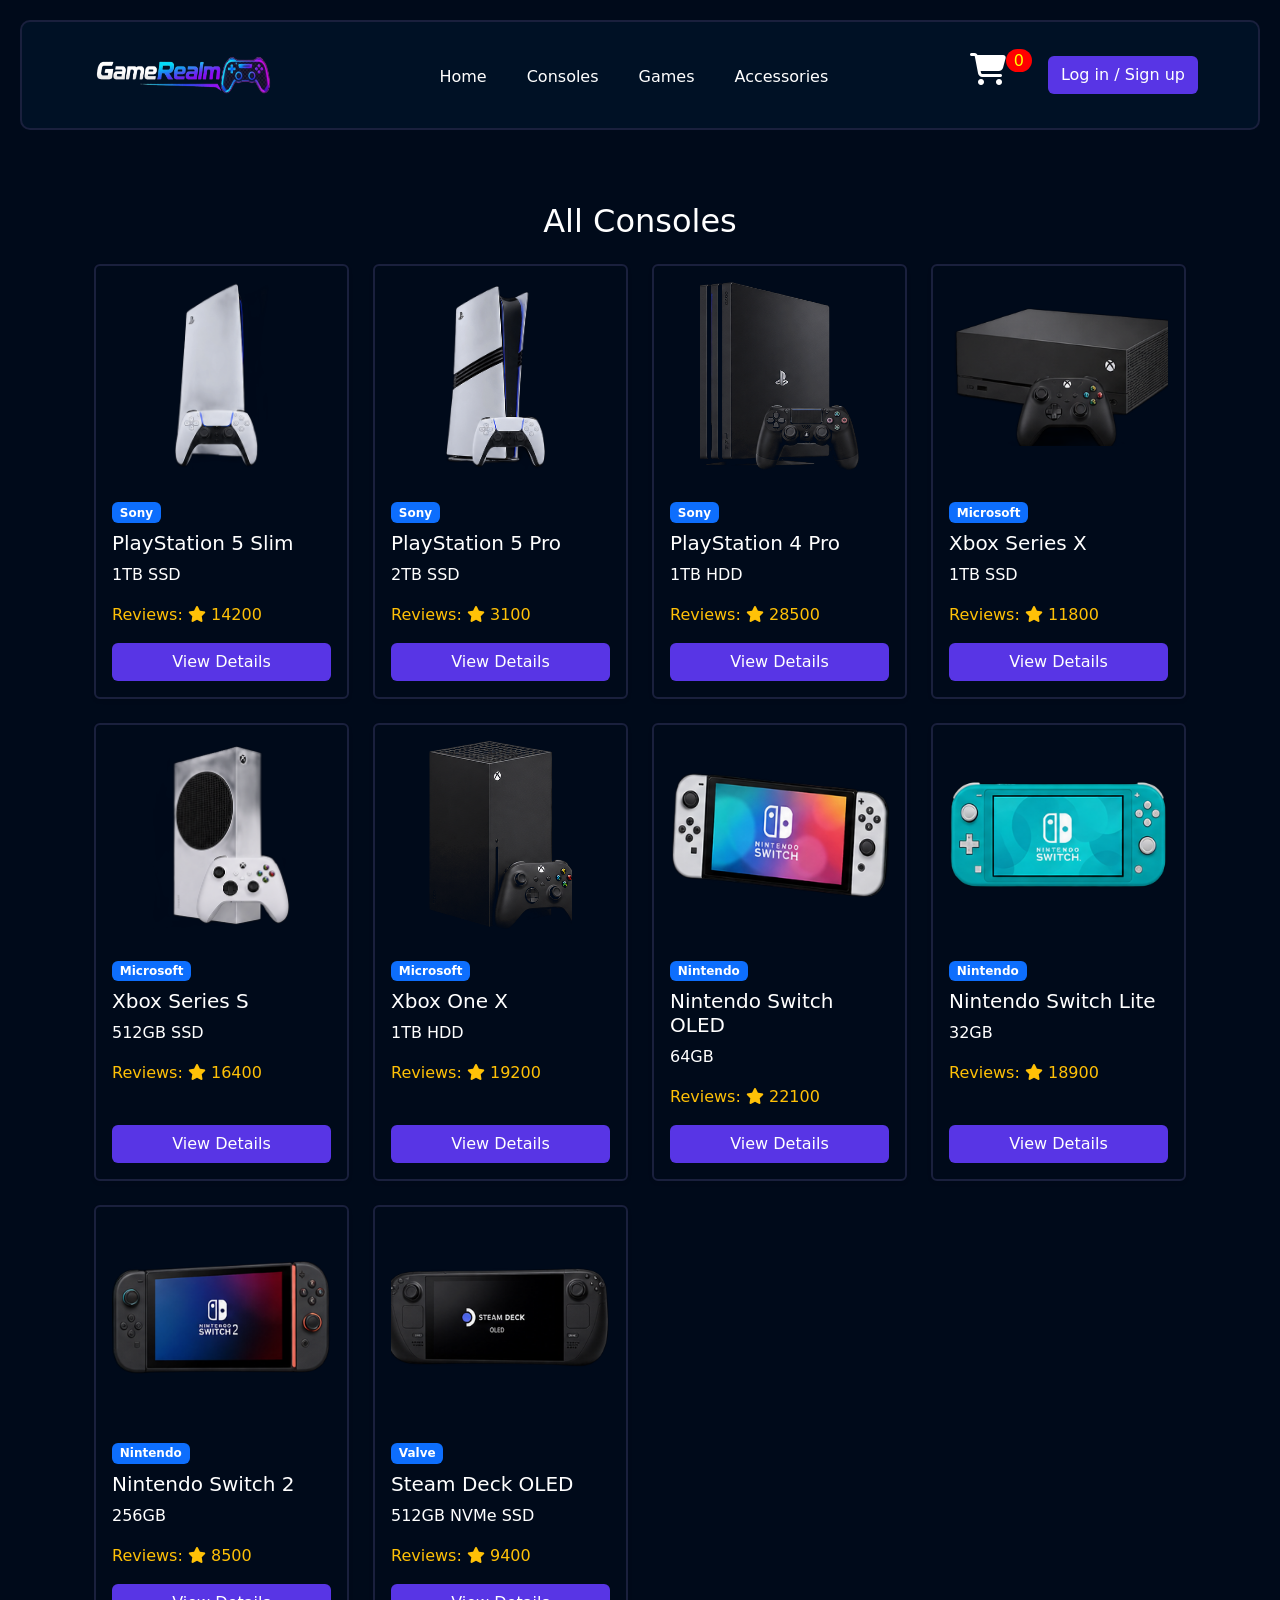
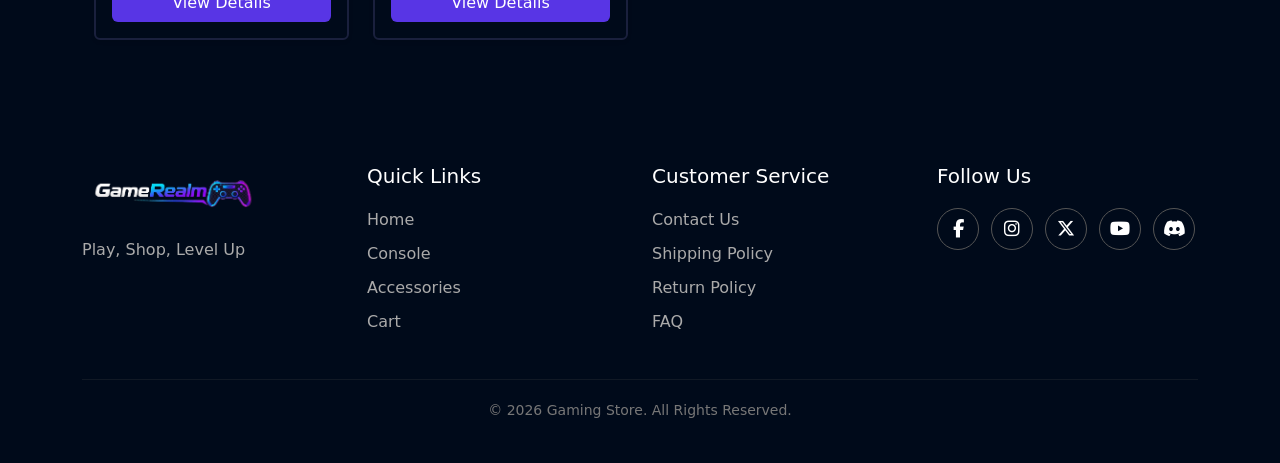
<file: consoles.html>
<!doctype html>
<html lang="en">
  <head>
    <meta charset="UTF-8" />
    <meta name="viewport" content="width=device-width, initial-scale=1.0" />
    <title>Game Realm - All consoles</title>
    <link rel="shortcut icon" href="./assets/favicon.png" type="image/x-icon" />

    <!-- bootstrap -->

    <link
      href="https://cdn.jsdelivr.net/npm/bootstrap@5.3.8/dist/css/bootstrap.min.css"
      rel="stylesheet"
      integrity="sha384-sRIl4kxILFvY47J16cr9ZwB07vP4J8+LH7qKQnuqkuIAvNWLzeN8tE5YBujZqJLB"
      crossorigin="anonymous"
    />

    <!-- font awesome -->

    <link
      rel="stylesheet"
      href="https://cdnjs.cloudflare.com/ajax/libs/font-awesome/6.5.1/css/all.min.css"
    />

    <link rel="stylesheet" href="./css/style.css">
  
  </head>


  <body>

    <!-- header -->
    <header class="navbar navbar-expand-lg custom-header">
      <div class="container">
        <!-- Logo -->
        <a class="navbar-brand" href="#">
          <img src="./assets/header_logo1.png" alt="Logo" height="40" />
        </a>

        <!-- Mobile Toggle Button -->
        <button
          class="navbar-toggler navbar-dark"
          type="button"
          data-bs-toggle="collapse"
          data-bs-target="#headerNavbar"
          aria-controls="headerNavbar"
          aria-expanded="false"
          aria-label="Toggle navigation"
        >
          <span class="navbar-toggler-icon"></span>
        </button>

        <!-- Collapsible Content -->
        <div class="collapse navbar-collapse" id="headerNavbar">
          <!-- Navigation Links -->
          <ul class="navbar-nav mx-auto mb-2 mb-lg-0 gap-lg-4 text-center">
            <li class="nav-item">
              <a
                class="nav-link custom-link active"
                aria-current="page"
                href="./index.html"
                >Home</a
              >
            </li>
            <li class="nav-item">
              <a class="nav-link custom-link" href="./consoles.html">Consoles</a>
            </li>
            <li class="nav-item">
              <a class="nav-link custom-link" href="./games.html">Games</a>
            </li>
            <li class="nav-item">
              <a class="nav-link custom-link" href="./accesseries.html">Accessories</a>
            </li>
          </ul>

          <!-- Right Side Actions -->
          <div class="d-flex flex-column flex-lg-row align-items-center gap-3">
            <a href="./cart.html" class="nav-link custom-link"
              ><i class="fa-solid fa-cart-shopping h2" ></i
            ><span id="cart-size"></span></a>
            <button type="button" id="user-name" class="btn btn-purple">
              Log in / Sign up
            </button>
          </div>
        </div>
      </div>
    </header>





    <main class="my-2">
      
      <!-- all   consoles -->

      <section class="consoles container mx-auto my-5">
         
           


      </section>
    
    </main>


    <!-- footer -->

    <footer class="footer">
        <div class="container">
            <div class="row g-4">

                <!-- Logo -->
                <div class="col-12 col-sm-6 col-md-3 footer-col">
                    <img src="./assets/header_logo1.png"
                        class="footer-logo"
                        alt="Gaming Store Logo">

                    <p>Play, Shop, Level Up</p>
                </div>

                <!-- Quick Links -->
                <div class="col-12 col-sm-6 col-md-3 footer-col">
                    <h4>Quick Links</h4>

                    <a href="#">Home</a>
                    <a href="#">Console</a>
                    <a href="#">Accessories</a>
                    <a href="#">Cart</a>
                </div>

                <!-- Customer Service -->
                <div class="col-12 col-sm-6 col-md-3 footer-col">
                    <h4>Customer Service</h4>

                    <a href="#">Contact Us</a>
                    <a href="#">Shipping Policy</a>
                    <a href="#">Return Policy</a>
                    <a href="#">FAQ</a>
                </div>

                <!-- Social Media -->
                <div class="col-12 col-sm-6 col-md-3 footer-col">
                    <h4>Follow Us</h4>

                    <div class="social-icons">
                        <a href="#" aria-label="Facebook">
                            <i class="fa-brands fa-facebook-f"></i>
                        </a>

                        <a href="#" aria-label="Instagram">
                            <i class="fa-brands fa-instagram"></i>
                        </a>

                        <a href="#" aria-label="Twitter">
                            <i class="fa-brands fa-x-twitter"></i>
                        </a>

                        <a href="#" aria-label="YouTube">
                            <i class="fa-brands fa-youtube"></i>
                        </a>

                        <a href="#" aria-label="Discord">
                            <i class="fa-brands fa-discord"></i>
                        </a>
                    </div>
                </div>

            </div>

            <hr>

            <div class="copyright">
                <p>© 2026 Gaming Store. All Rights Reserved.</p>
            </div>
        </div>
    </footer>



  
    <script
      src="https://cdn.jsdelivr.net/npm/bootstrap@5.3.8/dist/js/bootstrap.bundle.min.js"
      integrity="sha384-FKyoEForCGlyvwx9Hj09JcYn3nv7wiPVlz7YYwJrWVcXK/BmnVDxM+D2scQbITxI"
      crossorigin="anonymous"
    ></script>

     
     
   
      <script>

          let allData;
          let parent = document.querySelector(".consoles");

          async function getData() {
              try {

                  let request = await fetch("data.json");
                  let response = await request.json();

                  // Get only consoles from the simple JSON
                  allData = response.products.filter(
                      item => item.category === "Console"
                  );

                  console.log(allData);

                  makeUI();

              } catch (err) {
                  console.log(err);
              }
          }


          function makeUI() {

              let result = `
              <div class="container py-4">

                  <h2 class="text-center text-white mb-4">
                      All Consoles
                  </h2>

                  <div class="row g-4">

                      ${allData.map(
                          (item) => `

                          <div class="col-12 col-sm-6 col-md-4 col-lg-3">

                              <div class="card h-100 shadow-sm">

                                  <img
                                      src="./${item.image}"
                                      class="card-img-top p-3"
                                      alt="${item.name}"
                                      style="
                                          height: 220px;
                                          object-fit: contain;
                                      "
                                  />

                                  <div class="card-body d-flex flex-column">

                                      <span class="badge bg-primary align-self-start mb-2">
                                          ${item.brand}
                                      </span>

                                      <h5 class="card-title">
                                          ${item.name}
                                      </h5>

                                      <p class="text-white mb-3">
                                          ${item.storage}
                                      </p>

                                      

                                      <p class="text-warning mb-3">
                                         Reviews: <i class="fa-solid fa-star"></i> ${item.reviews}
                                      </p>





                                      <button
                                          type="button"
                                          class="btn btn-purple mt-auto"
                                          onclick="viewDetails('${item.id}')"
                                      >
                                          View Details
                                      </button>

                                  </div>

                              </div>

                          </div>

                      `
                      ).join("")}

                  </div>
              </div>
              `;

              parent.innerHTML = result;
          }


          function viewDetails(id) {

              // Find the selected product
              let selected_item = allData.find(
                  item => item.id === id
              );

              // Save selected product
              localStorage.setItem(
                  "selected_item",
                  JSON.stringify(selected_item)
              );

              // Go to product page
              window.location.href = "/product.html";
          }




           //   add to cart   
          let cartSize = document.getElementById('cart-size')
          let cart = JSON.parse( localStorage.getItem('cart'))
           if(cart){
              cartSize.textContent = cart.length
           }
             else{
             cartSize.textContent = 0
           }





              let userName = document.getElementById('user-name')
           let user = JSON.parse(localStorage.getItem('gamerealmCurrentUser'))


          
                    function logOut(){
                         let userInput = confirm('Do you want to Log out...?')

                         if(userInput){
                            
                             localStorage.removeItem('gamerealmCurrentUser')
                             alert('Log out successfully')


                             window.location.href = './index.html'

                         }

                    }


                    if(user){
                        userName.textContent = user.username;
                        userName.classList.remove('btn-purple')
                        userName.classList.add('btn-outline-primary')
                        userName.classList.add('text-white')
                        userName.onclick = logOut

                    }
          
          // 



          getData();

      </script>

   
  </body>
</html>
</file>
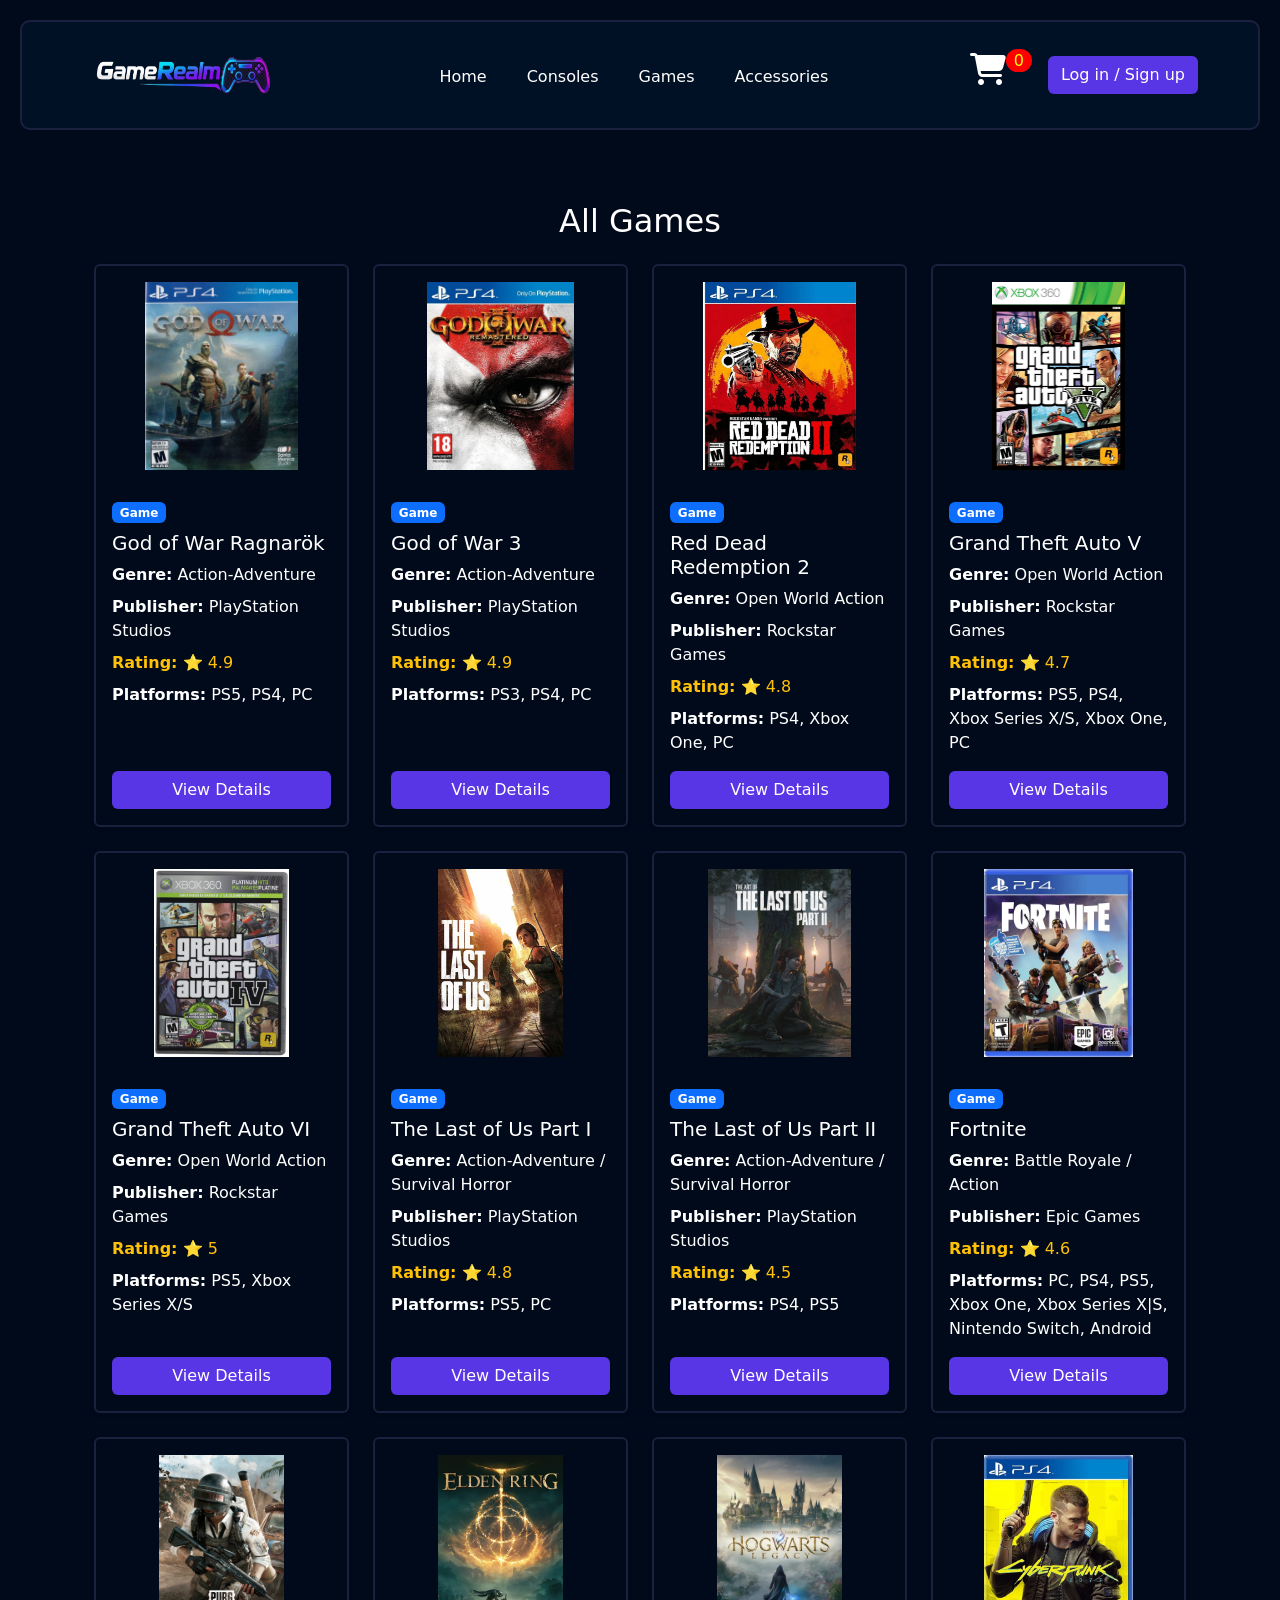
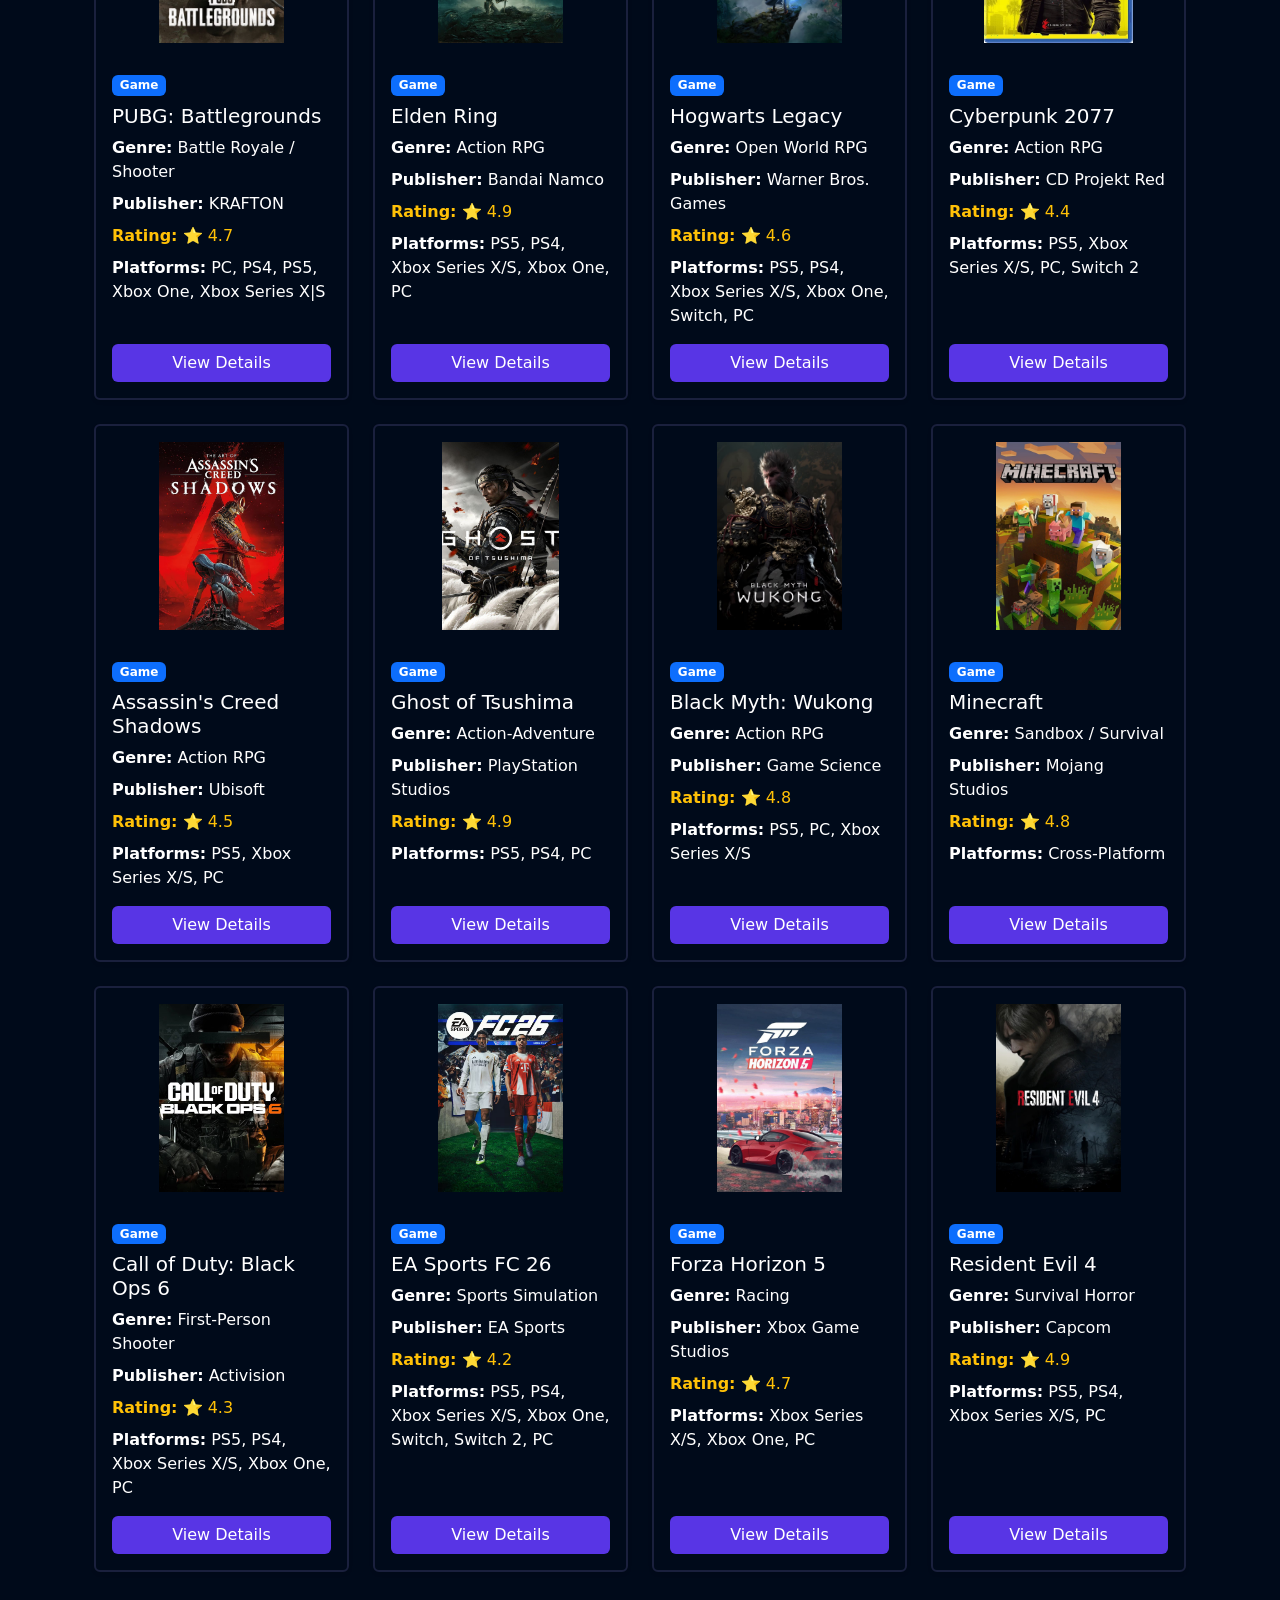
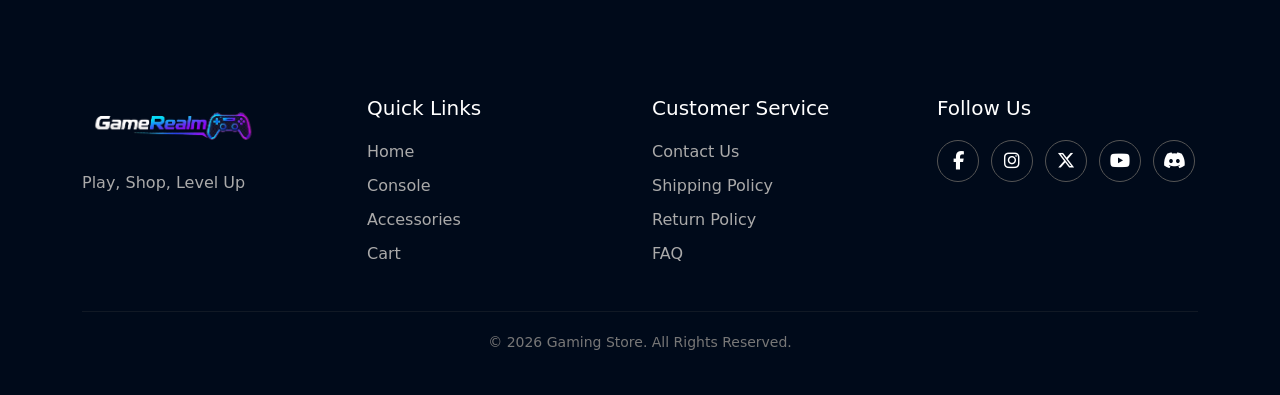
<file: games.html>
<!doctype html>
<html lang="en">
  <head>
    <meta charset="UTF-8" />
    <meta name="viewport" content="width=device-width, initial-scale=1.0" />
    <title>Game Realm - All consoles</title>
    <link rel="shortcut icon" href="./assets/favicon.png" type="image/x-icon" />

    <!-- bootstrap -->

    <link
      href="https://cdn.jsdelivr.net/npm/bootstrap@5.3.8/dist/css/bootstrap.min.css"
      rel="stylesheet"
      integrity="sha384-sRIl4kxILFvY47J16cr9ZwB07vP4J8+LH7qKQnuqkuIAvNWLzeN8tE5YBujZqJLB"
      crossorigin="anonymous"
    />

    <!-- font awesome -->

    <link
      rel="stylesheet"
      href="https://cdnjs.cloudflare.com/ajax/libs/font-awesome/6.5.1/css/all.min.css"
    />

    <link rel="stylesheet" href="./css/style.css">
  
  </head>
  <body>

    <!-- header -->
    <header class="navbar navbar-expand-lg custom-header">
      <div class="container">
        <!-- Logo -->
        <a class="navbar-brand" href="#">
          <img src="./assets/header_logo1.png" alt="Logo" height="40" />
        </a>

        <!-- Mobile Toggle Button -->
        <button
          class="navbar-toggler navbar-dark"
          type="button"
          data-bs-toggle="collapse"
          data-bs-target="#headerNavbar"
          aria-controls="headerNavbar"
          aria-expanded="false"
          aria-label="Toggle navigation"
        >
          <span class="navbar-toggler-icon"></span>
        </button>

        <!-- Collapsible Content -->
        <div class="collapse navbar-collapse" id="headerNavbar">
          <!-- Navigation Links -->
          <ul class="navbar-nav mx-auto mb-2 mb-lg-0 gap-lg-4 text-center">
            <li class="nav-item">
              <a
                class="nav-link custom-link active"
                aria-current="page"
                href="./index.html"
                >Home</a
              >
            </li>
            <li class="nav-item">
              <a class="nav-link custom-link" href="./consoles.html">Consoles</a>
            </li>
            <li class="nav-item">
              <a class="nav-link custom-link" href="./games.html">Games</a>
            </li>
            <li class="nav-item">
              <a class="nav-link custom-link" href="./accesseries.html">Accessories</a>
            </li>
          </ul>

          <!-- Right Side Actions -->
          <div class="d-flex flex-column flex-lg-row align-items-center gap-3">
            <a href="./cart.html" class="nav-link custom-link"
              ><i class="fa-solid fa-cart-shopping h2"></i
            ><span id="cart-size"></span></a>
            <button type="button" id="user-name" class="btn btn-purple">
              Log in / Sign up
            </button>
          </div>
        </div>
      </div>
    </header>





    <main class="my-2">
      
      <!-- all   consoles -->

      <section class="consoles container mx-auto my-5">
         
           


      </section>
    
    </main>


    <!-- footer -->

    <footer class="footer">
        <div class="container">
            <div class="row g-4">

                <!-- Logo -->
                <div class="col-12 col-sm-6 col-md-3 footer-col">
                    <img src="./assets/header_logo1.png"
                        class="footer-logo"
                        alt="Gaming Store Logo">

                    <p>Play, Shop, Level Up</p>
                </div>

                <!-- Quick Links -->
                <div class="col-12 col-sm-6 col-md-3 footer-col">
                    <h4>Quick Links</h4>

                    <a href="#">Home</a>
                    <a href="#">Console</a>
                    <a href="#">Accessories</a>
                    <a href="#">Cart</a>
                </div>

                <!-- Customer Service -->
                <div class="col-12 col-sm-6 col-md-3 footer-col">
                    <h4>Customer Service</h4>

                    <a href="#">Contact Us</a>
                    <a href="#">Shipping Policy</a>
                    <a href="#">Return Policy</a>
                    <a href="#">FAQ</a>
                </div>

                <!-- Social Media -->
                <div class="col-12 col-sm-6 col-md-3 footer-col">
                    <h4>Follow Us</h4>

                    <div class="social-icons">
                        <a href="#" aria-label="Facebook">
                            <i class="fa-brands fa-facebook-f"></i>
                        </a>

                        <a href="#" aria-label="Instagram">
                            <i class="fa-brands fa-instagram"></i>
                        </a>

                        <a href="#" aria-label="Twitter">
                            <i class="fa-brands fa-x-twitter"></i>
                        </a>

                        <a href="#" aria-label="YouTube">
                            <i class="fa-brands fa-youtube"></i>
                        </a>

                        <a href="#" aria-label="Discord">
                            <i class="fa-brands fa-discord"></i>
                        </a>
                    </div>
                </div>

            </div>

            <hr>

            <div class="copyright">
                <p>© 2026 Gaming Store. All Rights Reserved.</p>
            </div>
        </div>
    </footer>



  
    <script
      src="https://cdn.jsdelivr.net/npm/bootstrap@5.3.8/dist/js/bootstrap.bundle.min.js"
      integrity="sha384-FKyoEForCGlyvwx9Hj09JcYn3nv7wiPVlz7YYwJrWVcXK/BmnVDxM+D2scQbITxI"
      crossorigin="anonymous"
    ></script>

     
     
   
      <script>

          let allData;
          let parent = document.querySelector(".consoles");

          async function getData() {
              try {

                  let request = await fetch("data.json");
                  let response = await request.json();

                  // Get only consoles from the simple JSON
                  allData = response.products.filter(
                      item => item.category === "Game"
                  );

                  console.log(allData);

                  makeUI();

              } catch (err) {
                  console.log(err);
              }
          }

    
      

        
        function makeUI() {
            let result = `
                <div class="container py-4">

                    <h2 class="text-center text-white mb-4">
                        All Games
                    </h2>

                    <div class="row g-4">

                        ${allData.map((item) => `

                            <div class="col-12 col-sm-6 col-md-4 col-lg-3">

                                <div class="card h-100 shadow-sm">

                                <img
                                        src="./${item.image}"
                                        class="card-img-top p-3"
                                        alt="${item.name}"
                                        style="
                                            height: 220px;
                                            object-fit: contain;
                                        "
                                        onerror="console.log('Image failed:', this.src)"
                                    />
                                    <div class="card-body d-flex flex-column">

                                        <!-- Category -->
                                        <span class="badge bg-primary align-self-start mb-2">
                                            ${item.category}
                                        </span>

                                        <!-- Game Name -->
                                        <h5 class="card-title">
                                            ${item.name}
                                        </h5>

                                        <!-- Genre -->
                                        <p class="text-white mb-2">
                                            <strong>Genre:</strong> ${item.genre}
                                        </p>

                                        <!-- Publisher -->
                                        <p class="text-white mb-2">
                                            <strong>Publisher:</strong> ${item.publisher}
                                        </p>

                                        <!-- Rating -->
                                        <p class="text-warning mb-2">
                                            <strong>Rating:</strong> ⭐ ${item.rating}
                                        </p>

                                        <!-- Platforms -->
                                        <p class="text-white mb-3">
                                            <strong>Platforms:</strong>
                                            ${item.platforms.join(", ")}
                                        </p>

                                        <!-- View Details -->
                                        <button
                                            type="button"
                                            class="btn btn-purple mt-auto"
                                            onclick="viewDetails('${item.id}')"
                                        >
                                            View Details
                                        </button>

                                    </div>

                                </div>

                            </div>

                        `).join("")}

                    </div>
                </div>
            `;

            parent.innerHTML = result;
        }


      




          function viewDetails(id) {

              // Find the selected product
              let selected_item = allData.find(
                  item => item.id === id
              );

              // Save selected product
              localStorage.setItem(
                  "selected_item",
                  JSON.stringify(selected_item)
              );

              // Go to product page
              window.location.href = "/product.html";
          }



        //   add to cart   
          let cartSize = document.getElementById('cart-size')
          let cart = JSON.parse( localStorage.getItem('cart'))
           if(cart){
              cartSize.textContent = cart.length
           }
            else{
             cartSize.textContent = 0
           }







              let userName = document.getElementById('user-name')
           let user = JSON.parse(localStorage.getItem('gamerealmCurrentUser'))


         
                    function logOut(){
                         let userInput = confirm('Do you want to Log out...?')

                         if(userInput){
                            
                             localStorage.removeItem('gamerealmCurrentUser')
                             alert('Log out successfully')


                             window.location.href = './index.html'

                         }

                    }


                    if(user){
                        userName.textContent = user.username;
                        userName.classList.remove('btn-purple')
                        userName.classList.add('btn-outline-primary')
                        userName.classList.add('text-white')
                        userName.onclick = logOut

                    }
          
          // 



          getData();
          makeUI()

      </script>

   
  </body>
</html>
</file>
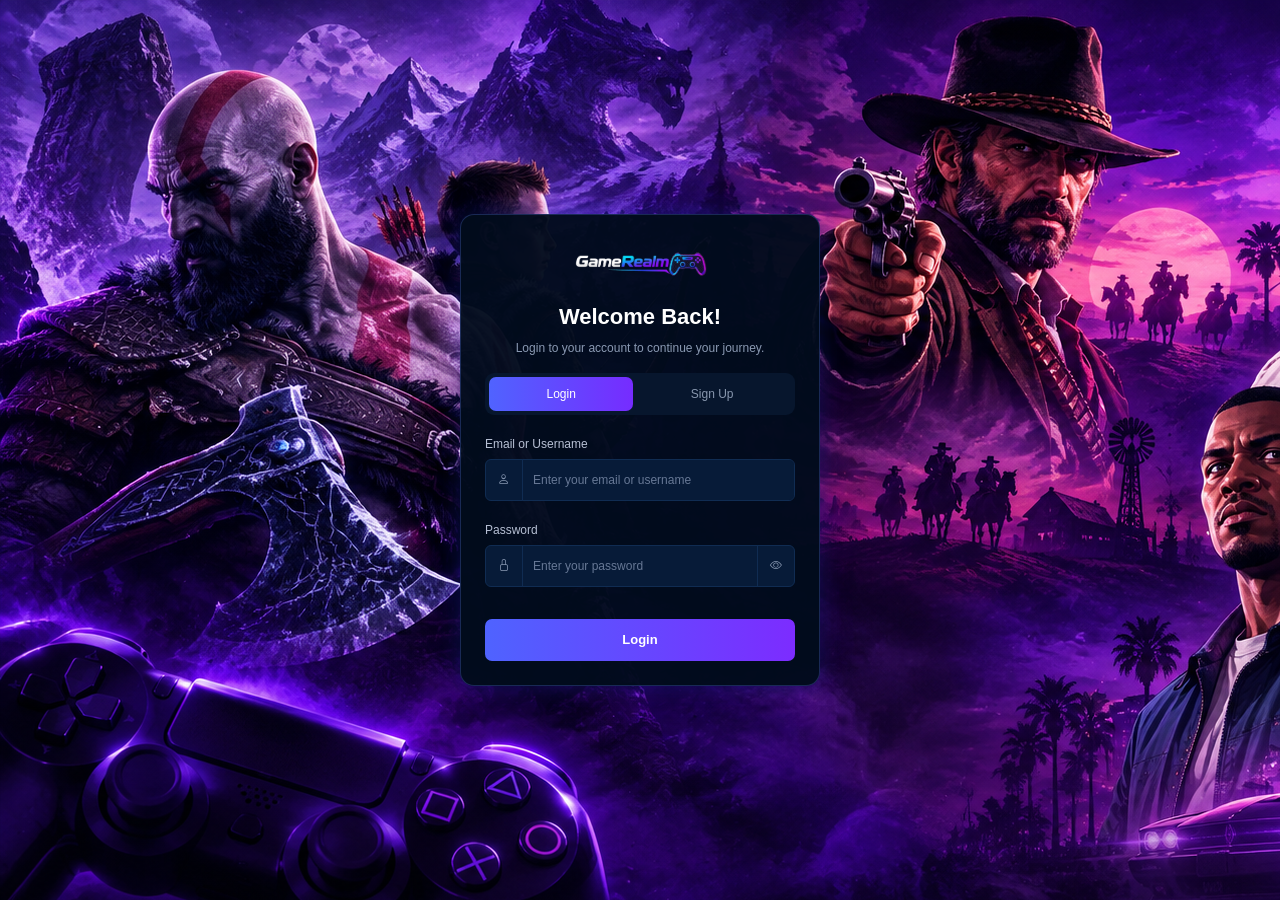
<file: login_signup.html>
<!DOCTYPE html>
<html lang="en">

<head>
  <meta charset="UTF-8">
  <meta name="viewport" content="width=device-width, initial-scale=1.0">

  <title>GameRealm Login</title>

  <!-- Bootstrap 5 -->
  <link
    href="https://cdn.jsdelivr.net/npm/bootstrap@5.3.3/dist/css/bootstrap.min.css"
    rel="stylesheet"
  >

  <!-- Bootstrap Icons -->
  <link
    rel="stylesheet"
    href="https://cdn.jsdelivr.net/npm/bootstrap-icons@1.11.3/font/bootstrap-icons.css"
  >


  <style>

    /* =========================
       BODY
    ========================= */

    body {
      min-height: 100vh;
      margin: 0;

      display: flex;
      justify-content: center;
      align-items: center;

      background: url(./assets/bg.png);

      font-family: Arial, sans-serif;
      color: white;
    }


    /* =========================
       MAIN CONTAINER
    ========================= */

    .auth-container {
      width: 100%;
      padding: 20px;
    }


    /* =========================
       AUTH CARD
    ========================= */

    .auth-card {
      width: 100%;
      max-width: 360px;

      margin: auto;
      padding: 24px;

      border-radius: 14px;

      background: rgba(2, 12, 29, 0.96);

      border: 1px solid rgba(95, 132, 255, 0.25);

      box-shadow:
        0 0 25px rgba(0, 90, 255, 0.15),
        0 0 40px rgba(113, 0, 255, 0.08);
    }


    /* =========================
       LOGO
    ========================= */

    .brand {
      text-align: center;
      margin-bottom: 15px;
    }

    .brand img {
      width: 150px;
      max-width: 100%;
      height: auto;
    }


    /* =========================
       HEADING
    ========================= */

    .auth-card h2 {
      font-size: 22px;
      margin-bottom: 8px;
    }

    .subtitle {
      color: #8b9ab3;
      font-size: 12px;
      line-height: 1.5;
    }


    /* =========================
       LOGIN / SIGNUP TABS
    ========================= */

    .nav-pills {
      background: #07162d;
      padding: 4px;
      border-radius: 9px;
    }

    .nav-pills .nav-link {
      color: #8897ae;

      font-size: 12px;

      padding: 8px 10px;

      border-radius: 7px;
    }

    .nav-pills .nav-link:hover {
      color: white;
    }

    .nav-pills .nav-link.active {
      color: white;

      background:
        linear-gradient(
          90deg,
          #5063ff,
          #762cff
        );
    }


    /* =========================
       FORM
    ========================= */

    .form-label {
      font-size: 12px;

      color: #b7c0d4;

      font-weight: 500;

      margin-bottom: 6px;
    }


    /* =========================
       INPUTS
    ========================= */

    .input-group-text,
    .form-control {
      background-color: #071b38;

      border-color: #102c52;

      color: white;

      min-height: 42px;

      font-size: 12px;
    }

    .input-group-text {
      color: #8393ad;

      padding-left: 12px;
      padding-right: 12px;
    }

    .form-control {
      padding-left: 10px;
      padding-right: 10px;
    }

    .form-control::placeholder {
      color: #677895;
    }

    .form-control:focus {
      background-color: #071b38;

      color: white;

      border-color: #6857ff;

      box-shadow:
        0 0 0 0.15rem
        rgba(104, 87, 255, 0.15);
    }


    /* =========================
       PASSWORD EYE
    ========================= */

    .password-toggle {
      cursor: pointer;
      user-select: none;
    }

    .password-toggle:hover {
      color: #ffffff;
    }


    /* =========================
       CHECKBOX
    ========================= */

    .form-check-input {
      background-color: #071b38;

      border-color: #66758e;

      width: 14px;
      height: 14px;

      margin-top: 2px;
    }

    .form-check-input:checked {
      background-color: #6857ff;
      border-color: #6857ff;
    }

    .form-check-label {
      color: #8f9db4;
      font-size: 11px;
    }


    /* =========================
       FORGOT PASSWORD
    ========================= */

    .auth-link {
      color: #786cff;

      text-decoration: none;

      font-size: 11px;
    }

    .auth-link:hover {
      color: #a39aff;
    }


    /* =========================
       BUTTON
    ========================= */

    .auth-btn {
      min-height: 42px;

      border: none;

      border-radius: 7px;

      color: white;

      font-size: 13px;

      font-weight: 600;

      background:
        linear-gradient(
          90deg,
          #4f63ff,
          #7c2cff
        );

      transition: 0.2s ease;
    }

    .auth-btn:hover {
      color: white;

      transform: translateY(-1px);

      background:
        linear-gradient(
          90deg,
          #6474ff,
          #8d45ff
        );

      box-shadow:
        0 5px 20px
        rgba(100, 70, 255, 0.25);
    }


    /* =========================
       DIVIDER
    ========================= */

    .divider {
      display: flex;

      align-items: center;

      gap: 10px;

      margin: 18px 0;

      color: #8090a8;

      font-size: 11px;
    }

    .divider::before,
    .divider::after {
      content: "";

      flex: 1;

      height: 1px;

      background: #18304e;
    }


    /* =========================
       ALERT MESSAGE
    ========================= */

    .auth-message {
      font-size: 11px;

      padding: 8px 10px;

      border-radius: 6px;

      margin-bottom: 12px;
    }


    /* =========================
       SIGNUP FORM
    ========================= */

    #signup .mb-3 {
      margin-bottom: 12px !important;
    }


    /* =========================
       MOBILE
    ========================= */

    @media (max-width: 400px) {

      .auth-container {
        padding: 15px;
      }

      .auth-card {
        max-width: 100%;
        padding: 20px;
      }

      .brand img {
        width: 135px;
      }

      .auth-card h2 {
        font-size: 20px;
      }
    }

  </style>

</head>


<body>


  <!-- =========================
       AUTH CONTAINER
  ========================= -->

  <div class="auth-container">


    <!-- =========================
         AUTH CARD
    ========================= -->

    <div class="auth-card">


      <!-- =========================
           BRAND
      ========================= -->

      <div class="text-center mb-3">

        <div class="brand">

          <img
            src="./assets/header_logo1.png"
            alt="GameRealm"
          >

        </div>


        <h2 class="fw-bold">
          Welcome Back!
        </h2>


        <p class="subtitle mb-0">
          Login to your account to continue your journey.
        </p>

      </div>


      <!-- =========================
           LOGIN / SIGNUP TABS
      ========================= -->

      <ul
        class="nav nav-pills nav-fill mb-3"
        role="tablist"
      >

        <li class="nav-item">

          <button
            class="nav-link active"
            data-bs-toggle="pill"
            data-bs-target="#login"
            type="button"
          >
            Login
          </button>

        </li>


        <li class="nav-item">

          <button
            class="nav-link"
            data-bs-toggle="pill"
            data-bs-target="#signup"
            type="button"
          >
            Sign Up
          </button>

        </li>

      </ul>


      <!-- =========================
           TAB CONTENT
      ========================= -->

      <div class="tab-content">


        <!-- =========================
             LOGIN
        ========================= -->

        <div
          class="tab-pane fade show active"
          id="login"
        >

          <form id="loginForm">


            <!-- Login Error -->

            <div
              id="loginMessage"
              class="alert alert-danger auth-message d-none"
            >
            </div>


            <!-- Username / Email -->

            <div class="mb-3">

              <label class="form-label">
                Email or Username
              </label>


              <div class="input-group">

                <span class="input-group-text">
                  <i class="bi bi-person"></i>
                </span>


                <input
                  type="text"
                  id="loginUsername"
                  class="form-control"
                  placeholder="Enter your email or username"
                  required
                >

              </div>

            </div>


            <!-- Password -->

            <div class="mb-3">

              <label class="form-label">
                Password
              </label>


              <div class="input-group">

                <span class="input-group-text">
                  <i class="bi bi-lock"></i>
                </span>


                <input
                  type="password"
                  id="loginPassword"
                  class="form-control"
                  placeholder="Enter your password"
                  required
                >


                <span
                  class="input-group-text password-toggle"
                  onclick="togglePassword('loginPassword', this)"
                >

                  <i class="bi bi-eye"></i>

                </span>

              </div>

            </div>


            <!-- Remember / Forgot -->

            <div
              class="d-flex
                     justify-content-between
                     align-items-center
                     mb-3"
            >

           

           

            </div>


            <!-- Login Button -->

            <button
              type="submit"
              class="btn auth-btn w-100"
            >
              Login
            </button>


          </form>

        </div>


        <!-- =========================
             SIGN UP
        ========================= -->

        <div
          class="tab-pane fade"
          id="signup"
        >

          <form id="signupForm">


            <!-- Signup Message -->

            <div
              id="signupMessage"
              class="auth-message d-none"
            >
            </div>


            <!-- Username -->

            <div class="mb-3">

              <label class="form-label">
                Username
              </label>


              <div class="input-group">

                <span class="input-group-text">
                  <i class="bi bi-person"></i>
                </span>


                <input
                  type="text"
                  id="signupUsername"
                  class="form-control"
                  placeholder="Choose a username"
                  required
                >

              </div>

            </div>


            <!-- Email -->

            <div class="mb-3">

              <label class="form-label">
                Email
              </label>


              <div class="input-group">

                <span class="input-group-text">
                  <i class="bi bi-envelope"></i>
                </span>


                <input
                  type="email"
                  id="signupEmail"
                  class="form-control"
                  placeholder="Enter your email"
                  required
                >

              </div>

            </div>


            <!-- Password -->

            <div class="mb-3">

              <label class="form-label">
                Password
              </label>


              <div class="input-group">

                <span class="input-group-text">
                  <i class="bi bi-lock"></i>
                </span>


                <input
                  type="password"
                  id="signupPassword"
                  class="form-control"
                  placeholder="Create a password"
                  required
                >


                <span
                  class="input-group-text password-toggle"
                  onclick="togglePassword('signupPassword', this)"
                >

                  <i class="bi bi-eye"></i>

                </span>

              </div>

            </div>


            <!-- Confirm Password -->

            <div class="mb-3">

              <label class="form-label">
                Confirm Password
              </label>


              <div class="input-group">

                <span class="input-group-text">
                  <i class="bi bi-shield-lock"></i>
                </span>


                <input
                  type="password"
                  id="confirmPassword"
                  class="form-control"
                  placeholder="Confirm your password"
                  required
                >


                <span
                  class="input-group-text password-toggle"
                  onclick="togglePassword('confirmPassword', this)"
                >

                  <i class="bi bi-eye"></i>

                </span>

              </div>

            </div>


            <!-- Create Account -->

            <button
              type="submit"
              class="btn auth-btn w-100"
            >
              Create Account
            </button>


          </form>

        </div>

      </div>





    </div>

  </div>


  <!-- =========================
       BOOTSTRAP JS
  ========================= -->

  <script
    src="https://cdn.jsdelivr.net/npm/bootstrap@5.3.3/dist/js/bootstrap.bundle.min.js">
  </script>


  <script>


    // =========================================
    // PASSWORD SHOW / HIDE
    // =========================================

    function togglePassword(inputId, button) {

      const input =
        document.getElementById(inputId);

      const icon =
        button.querySelector("i");


      if (input.type === "password") {

        input.type = "text";

        icon.classList.remove("bi-eye");

        icon.classList.add("bi-eye-slash");

      }

      else {

        input.type = "password";

        icon.classList.remove("bi-eye-slash");

        icon.classList.add("bi-eye");

      }

    }


    // =========================================
    // SIGN UP
    // =========================================

    const signupForm =
      document.getElementById("signupForm");


    signupForm.addEventListener(
      "submit",
      function(event) {

        event.preventDefault();


        // Get values

        const username =
          document
            .getElementById("signupUsername")
            .value
            .trim();


        const email =
          document
            .getElementById("signupEmail")
            .value
            .trim();


        const password =
          document
            .getElementById("signupPassword")
            .value;


        const confirmPassword =
          document
            .getElementById("confirmPassword")
            .value;


        const message =
          document.getElementById(
            "signupMessage"
          );


        // Hide old message

        message.classList.add("d-none");


        // =====================================
        // CHECK PASSWORD
        // =====================================

        if (password !== confirmPassword) {

          message.textContent =
            "Passwords do not match.";

          message.className =
            "alert alert-danger auth-message";

          return;
        }


        // =====================================
        // GET EXISTING USERS
        // =====================================

        let users =
          JSON.parse(
            localStorage.getItem(
              "gamerealmUsers"
            )
          ) || [];


        // =====================================
        // CHECK USERNAME
        // =====================================

        const usernameExists =
          users.some(function(user) {

            return (
              user.username.toLowerCase() ===
              username.toLowerCase()
            );

          });


        if (usernameExists) {

          message.textContent =
            "Username already exists.";

          message.className =
            "alert alert-danger auth-message";

          return;
        }


        // =====================================
        // CHECK EMAIL
        // =====================================

        const emailExists =
          users.some(function(user) {

            return (
              user.email.toLowerCase() ===
              email.toLowerCase()
            );

          });


        if (emailExists) {

          message.textContent =
            "Email already registered.";

          message.className =
            "alert alert-danger auth-message";

          return;
        }


        // =====================================
        // CREATE USER
        // =====================================

        const newUser = {

          username: username,

          email: email,

          password: password

        };


        // Add user to array

        users.push(newUser);


        // =====================================
        // SAVE USER IN LOCAL STORAGE
        // =====================================

        localStorage.setItem(
          "gamerealmUsers",
          JSON.stringify(users)
        );


        // =====================================
        // SUCCESS MESSAGE
        // =====================================

        message.textContent =
          "Account created successfully!";

        message.className =
          "alert alert-success auth-message";


        // Clear signup form

        signupForm.reset();


        // =====================================
        // SWITCH TO LOGIN AFTER 1 SECOND
        // =====================================

        setTimeout(function() {

          const loginTab =
            document.querySelector(
              '[data-bs-target="#login"]'
            );


          const tab =
            new bootstrap.Tab(loginTab);


          tab.show();


          // Clear message

          message.classList.add("d-none");

        }, 1000);

      }
    );


    // =========================================
    // LOGIN
    // =========================================

    const loginForm =
      document.getElementById("loginForm");


    loginForm.addEventListener(
      "submit",
      function(event) {

        event.preventDefault();


        // Get login values

        const loginUsername =
          document
            .getElementById("loginUsername")
            .value
            .trim();


        const loginPassword =
          document
            .getElementById("loginPassword")
            .value;


        const loginMessage =
          document.getElementById(
            "loginMessage"
          );


        // Hide old message

        loginMessage.classList.add(
          "d-none"
        );


        // =====================================
        // GET SAVED USERS
        // =====================================

        const users =
          JSON.parse(
            localStorage.getItem(
              "gamerealmUsers"
            )
          ) || [];


        // =====================================
        // FIND USER
        // =====================================

        const user =
          users.find(function(user) {

            const usernameMatch =
              user.username.toLowerCase() ===
              loginUsername.toLowerCase();


            const emailMatch =
              user.email.toLowerCase() ===
              loginUsername.toLowerCase();


            const passwordMatch =
              user.password ===
              loginPassword;


            return (
              (usernameMatch || emailMatch) &&
              passwordMatch
            );

          });


        // =====================================
        // WRONG LOGIN
        // =====================================

        if (!user) {

          loginMessage.textContent =
            "Invalid username/email or password.";

          loginMessage.className =
            "alert alert-danger auth-message";

          return;
        }


        // =====================================
        // LOGIN SUCCESS
        // =====================================

        const currentUser = {

          username: user.username,

          email: user.email

        };


        // Save logged-in user

        localStorage.setItem(
          "gamerealmCurrentUser",
          JSON.stringify(currentUser)
        );


        // =====================================
        // GO TO INDEX PAGE
        // =====================================

        window.location.href =
          "index.html";

      }
    );


  </script>


</body>

</html>
</file>
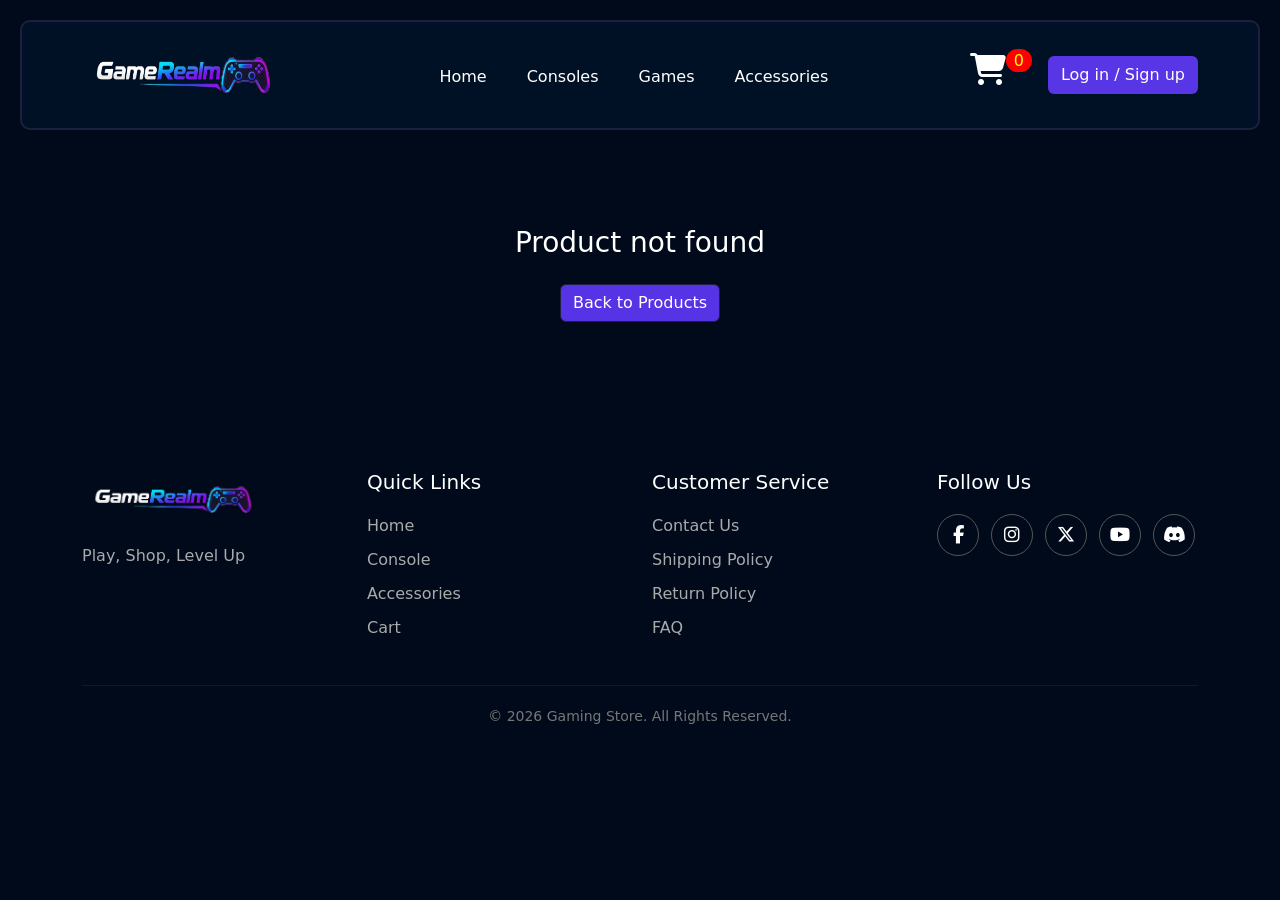
<file: product.html>
<!doctype html>
<html lang="en">
  <head>
    <meta charset="UTF-8" />
    <meta name="viewport" content="width=device-width, initial-scale=1.0" />
    <title>Game Realm - Product Info</title>
    <link rel="shortcut icon" href="./assets/favicon.png" type="image/x-icon" />

    <!-- bootstrap -->

    <link
      href="https://cdn.jsdelivr.net/npm/bootstrap@5.3.8/dist/css/bootstrap.min.css"
      rel="stylesheet"
      integrity="sha384-sRIl4kxILFvY47J16cr9ZwB07vP4J8+LH7qKQnuqkuIAvNWLzeN8tE5YBujZqJLB"
      crossorigin="anonymous"
    />

    <!-- font awesome -->

    <link
      rel="stylesheet"
      href="https://cdnjs.cloudflare.com/ajax/libs/font-awesome/6.5.1/css/all.min.css"
    />

    <link rel="stylesheet" href="./css/style.css">
  
  </head>
  <body>

    <!-- header -->
    <header class="navbar navbar-expand-lg custom-header">
      <div class="container">
        <!-- Logo -->
        <a class="navbar-brand" href="#">
          <img src="./assets/header_logo1.png" alt="Logo" height="40" />
        </a>

        <!-- Mobile Toggle Button -->
        <button
          class="navbar-toggler navbar-dark"
          type="button"
          data-bs-toggle="collapse"
          data-bs-target="#headerNavbar"
          aria-controls="headerNavbar"
          aria-expanded="false"
          aria-label="Toggle navigation"
        >
          <span class="navbar-toggler-icon"></span>
        </button>

        <!-- Collapsible Content -->
        <div class="collapse navbar-collapse" id="headerNavbar">
          <!-- Navigation Links -->
          <ul class="navbar-nav mx-auto mb-2 mb-lg-0 gap-lg-4 text-center">
            <li class="nav-item">
              <a
                class="nav-link custom-link active"
                aria-current="page"
                href="./index.html"
                >Home</a
              >
            </li>
            <li class="nav-item">
              <a class="nav-link custom-link" href="./consoles.html">Consoles</a>
            </li>
            <li class="nav-item">
              <a class="nav-link custom-link" href="./games.html">Games</a>
            </li>
            <li class="nav-item">
              <a class="nav-link custom-link" href="./accesseries.html">Accessories</a>
            </li>
          </ul>

          <!-- Right Side Actions -->
          <div class="d-flex flex-column flex-lg-row align-items-center gap-3">
        <a href="./cart.html" class="nav-link custom-link"
              ><i class="fa-solid fa-cart-shopping h2"></i
            ><span id="cart-size"></span></a>
            <button type="button" id="user-name" class="btn btn-purple">
              Log in / Sign up
            </button>
          </div>
        </div>
      </div>
    </header>





    <main class="my-2">
      
      <!-- Product -->

      <section class="product container mx-auto my-5">
         
           


      </section>
    
    </main>


    <!-- footer -->

    <footer class="footer">
        <div class="container">
            <div class="row g-4">

                <!-- Logo -->
                <div class="col-12 col-sm-6 col-md-3 footer-col">
                    <img src="./assets/header_logo1.png"
                        class="footer-logo"
                        alt="Gaming Store Logo">

                    <p>Play, Shop, Level Up</p>
                </div>

                <!-- Quick Links -->
                <div class="col-12 col-sm-6 col-md-3 footer-col">
                    <h4>Quick Links</h4>

                    <a href="#">Home</a>
                    <a href="#">Console</a>
                    <a href="#">Accessories</a>
                    <a href="#">Cart</a>
                </div>

                <!-- Customer Service -->
                <div class="col-12 col-sm-6 col-md-3 footer-col">
                    <h4>Customer Service</h4>

                    <a href="#">Contact Us</a>
                    <a href="#">Shipping Policy</a>
                    <a href="#">Return Policy</a>
                    <a href="#">FAQ</a>
                </div>

                <!-- Social Media -->
                <div class="col-12 col-sm-6 col-md-3 footer-col">
                    <h4>Follow Us</h4>

                    <div class="social-icons">
                        <a href="#" aria-label="Facebook">
                            <i class="fa-brands fa-facebook-f"></i>
                        </a>

                        <a href="#" aria-label="Instagram">
                            <i class="fa-brands fa-instagram"></i>
                        </a>

                        <a href="#" aria-label="Twitter">
                            <i class="fa-brands fa-x-twitter"></i>
                        </a>

                        <a href="#" aria-label="YouTube">
                            <i class="fa-brands fa-youtube"></i>
                        </a>

                        <a href="#" aria-label="Discord">
                            <i class="fa-brands fa-discord"></i>
                        </a>
                    </div>
                </div>

            </div>

            <hr>

            <div class="copyright">
                <p>© 2026 Gaming Store. All Rights Reserved.</p>
            </div>
        </div>
    </footer>



  
    <script
      src="https://cdn.jsdelivr.net/npm/bootstrap@5.3.8/dist/js/bootstrap.bundle.min.js"
      integrity="sha384-FKyoEForCGlyvwx9Hj09JcYn3nv7wiPVlz7YYwJrWVcXK/BmnVDxM+D2scQbITxI"
      crossorigin="anonymous"
    ></script>


    <script>

                // Get selected product from localStorage
                let allData = JSON.parse(localStorage.getItem("selected_item"));

                let parent = document.querySelector(".product");


                function makeUI() {

                    // Check if product exists
                    if (!allData) {
                        parent.innerHTML = `
                            <div class="text-center text-white py-5">
                                <h3>Product not found</h3>
                                <a href="index.html" class="btn btn-primary mt-3">
                                    Back to Products
                                </a>
                            </div>
                        `;
                        return;
                    }


                    let result = `

                        <div class="row g-5 align-items-center text-white">

                            <!-- Product Image -->
                            <div class="col-12 col-md-6">

                                <div class="card border-0 shadow-sm p-4">

                                    <img
                                        src="./${allData.image}"
                                        class="img-fluid"
                                        alt="${allData.name}"
                                        style="
                                            height: 450px;
                                            object-fit: contain;
                                        "
                                    >

                                </div>

                            </div>


                            <!-- Product Information -->
                            <div class="col-12 col-md-6">

                                <!-- Brand -->
                                <span class="badge bg-primary mb-3">
                                    ${allData.brand || allData.genre}
                                </span>


                                <!-- Product Name -->
                                <h1 class="display-5 fw-bold mb-3">
                                    ${allData.name}
                                </h1>


                                <!-- Category -->
                                <p class="text-white fs-5 mb-3">
                                    ${allData.category}
                                </p>


                                <!-- Rating -->
                                ${
                                    allData.rating
                                    ? `
                                        <div class="mb-3">

                                            <span class="text-warning fs-5">
                                                <i class="fa-solid fa-star"></i>
                                                ${allData.rating}
                                            </span>

                                            <span class="text-white ms-2">
                                                (${Number(allData.reviews).toLocaleString()}
                                                reviews)
                                            </span>

                                        </div>
                                    `
                                    : ""
                                }


                                <hr>


                                <!-- Product ID -->
                                <div class="mb-3">

                                    <strong>Product ID:</strong>

                                    <span class="text-white">
                                        ${allData.id}
                                    </span>

                                </div>


                                <!-- Subcategory -->
                                ${
                                    allData.subcategory
                                    ? `
                                        <div class="mb-3">

                                            <strong>Type:</strong>

                                            <span class="text-white">
                                                ${allData.subcategory}
                                            </span>

                                        </div>
                                    `
                                    : ""
                                }


                                <!-- Platform -->
                                ${
                                    allData.platform
                                    ? `
                                        <div class="mb-3">

                                            <strong>Platform:</strong>

                                            <span class="text-white">
                                                ${allData.platform}
                                            </span>

                                        </div>
                                    `
                                    : ""
                                }


                                <!-- Platforms -->
                                ${
                                    allData.platforms
                                    ? `
                                        <div class="mb-3">

                                            <strong class="d-block mb-2">
                                                Platforms:
                                            </strong>

                                            ${allData.platforms
                                                .map(
                                                    item => `
                                                        <span class="badge bg-light text-primary border me-1 mb-1">
                                                            ${item}
                                                        </span>
                                                    `
                                                )
                                                .join("")
                                            }

                                        </div>
                                    `
                                    : ""
                                }


                                <!-- Storage -->
                                ${
                                    allData.storage
                                    ? `
                                        <div class="mb-3">

                                            <strong>Storage:</strong>

                                            <span class="text-white">
                                                ${allData.storage}
                                            </span>

                                        </div>
                                    `
                                    : ""
                                }


                                <!-- Genre -->
                                ${
                                    allData.genre
                                    ? `
                                        <div class="mb-3">

                                            <strong>Genre:</strong>

                                            <span class="text-white">
                                                ${allData.genre}
                                            </span>

                                        </div>
                                    `
                                    : ""
                                }


                                <!-- Connectivity -->
                                ${
                                    allData.connectivity
                                    ? `
                                        <div class="mb-3">

                                            <strong>Connectivity:</strong>

                                            <span class="text-warning">
                                                ${allData.connectivity}
                                            </span>

                                        </div>
                                    `
                                    : ""
                                }


                                <!-- Compatibility -->
                                ${
                                    allData.compatibility
                                    ? `
                                        <div class="mb-4">

                                            <strong class="d-block mb-2">
                                                Compatibility:
                                            </strong>

                                            ${Array.isArray(allData.compatibility)
                                                ? allData.compatibility
                                                    .map(
                                                        item => `
                                                            <span class="badge bg-light text-dark border me-1 mb-1">
                                                                ${item}
                                                            </span>
                                                        `
                                                    )
                                                    .join("")
                                                : `
                                                    <span class="badge bg-light text-dark border">
                                                        ${allData.compatibility}
                                                    </span>
                                                `
                                            }

                                        </div>
                                    `
                                    : ""
                                }


                                <!-- Add To Cart -->
                                <button
                                    type="button"
                                    class="btn btn-purple btn-lg w-100 mb-3"
                                    onclick="addToCart()"
                                >

                                    <i class="fa-solid fa-cart-plus me-2"></i>

                                    Add To Cart

                                </button>


                                <!-- Back -->
                                <a
                                    href="#"
                                    onclick ="history.back()"
                                    class="btn btn-outline-secondary btn-lg w-100"
                                >

                                    <i class="fa-solid fa-arrow-left me-2"></i>

                                    Back 

                                </a>

                            </div>

                        </div>

                    `;

                    parent.innerHTML = result;
                }


                function addToCart() {

                    // Get existing cart
                    let user = JSON.parse(localStorage.getItem('gamerealmCurrentUser'));
                    let cart = JSON.parse(
                        localStorage.getItem("cart")
                    ) || [];


                    // Add selected product
                    cart.push(allData);


                    // Save cart
                   
                    let userChoice = confirm('Do you want to Add the Item In your Cart ..?')

                    if(userChoice && user){
                           localStorage.setItem(
                        "cart",
                        JSON.stringify(cart)
                    )

                    alert(`added successfulyy ${allData.name}`)
                    updateCartSize()

                    }
                    
                     else{
          
                        alert("Log in First ")
                        window.location.href ='./login_signup.html'
                         

                    }



                    console.log("Added to cart:", allData);
                }



  

                 let cartSize = document.getElementById('cart-size')
                 let cart = JSON.parse( localStorage.getItem('cart'))


                    if(cart){
                        cartSize.textContent = cart.length
                    }
                      else{
                     cartSize.textContent = 0
                    }

                    function updateCartSize() {

                        let cartSize = document.getElementById("cart-size");

                        let cart =
                            JSON.parse(localStorage.getItem("cart")) || [];

                        cartSize.textContent = cart.length;
                    }
                    







                    let userName = document.getElementById('user-name')
                    let user = JSON.parse(localStorage.getItem('gamerealmCurrentUser'))




                    function logOut(){
                         let userInput = confirm('Do you want to Log out...?')

                         if(userInput){
                            
                             localStorage.removeItem('gamerealmCurrentUser')
                             alert('Log out successfully')


                             window.location.href = './index.html'

                         }

                    }


                    if(user){
                        userName.textContent = user.username;
                        userName.classList.remove('btn-purple')
                        userName.classList.add('btn-outline-primary')
                        userName.classList.add('text-white')
                        userName.onclick = logOut

                    }
          




               makeUI();

            
            
    </script>

  </body>
</html>
</file>
<file: css/style.css>
/* =========================================================
   1. GLOBAL RESET
========================================================= */

* {
    margin: 0;
    padding: 0;
    box-sizing: border-box;
}


/* =========================================================
   2. COLOR VARIABLES
========================================================= */

:root {

    /* Background Colors */
    --bg-dark: #000a1a;
    --bg-container: #001125;
    --bg-card-hover: #13172e;

    /* Primary Colors */
    --primary-purple: #6c47ff;
    --primary-purple-hover: #5835e5;
    --accent-cyan: #00d2ff;

    /* Text Colors */
    --text-white: #ffffff;
    --text-muted: #8e95b2;
    --text-dark: #0f172a;

    /* Rating / Status */
    --accent-yellow: #ffb800;

    /* Borders and Inputs */
    --border-color: #1a203d;
    --input-bg: #11152a;
}


/* =========================================================
   3. BODY
========================================================= */

body {
    background-color: var(--bg-dark);
    margin: 20px;
}


/* =========================================================
   4. HEADER
========================================================= */

header {
    background-color: var(--bg-container);
    color: var(--text-white);

    border: 2px solid var(--border-color);
    border-radius: 10px;
}


/* Header Logo */

header div img {
    width: 200px;
    height: 80px;
}


/* Navigation Links */

.custom-header .custom-link {
    color: var(--text-white) !important;

    font-weight: 500;
    padding-bottom: 4px;

    transition: opacity 0.2s ease;
}


.custom-header .custom-link:hover {
    opacity: 0.8;
}


/* Purple Button */

.btn-purple {
    background-color: var(--primary-purple-hover);
    color: var(--text-white);
}


.btn-purple:hover {
    background-color: #7322bf;
    color: var(--text-white);
}

.btn-purple:visited{
     background-color: #7322bf !important;
    color: var(--text-white);
}

/* Bootstrap Primary Button Override */

.btn-primary {
    background-color: #5733e6 !important;
    border: 1px solid var(--border-color) !important;
}




/* =========================================================
   5. HERO SECTION
========================================================= */

.hero-section {
    position: relative;
    width: 100%;
}


/* Hero Image */

.hero-section .img img {
    width: 100%;
    border-radius: 10px;
}


/* Hero Text */

.hero-section .text {
    position: absolute;
    bottom: 30px;
    left: 30px;
}


/* Custom Text Color */

.text-purple {
    color: #2874a8;
}


/* =========================================================
   6. FEATURES / POSITIVE SECTION
========================================================= */

.postive {
    min-width: 200px;

    display: flex;
    flex-direction: column;
    justify-content: center;
    align-items: center;

    padding: 10px;

    border: 2px solid var(--border-color);
    border-radius: 10px;
}


/* =========================================================
   7. GENERAL CARD STYLE
========================================================= */

.card {
    background-color: var(--bg-dark);
    color: var(--text-white);

    border: 2px solid var(--border-color);
}


/* =========================================================
   8. GAME CARDS
========================================================= */

.game-card {
    height: 100%;
}


/* Game Image Container */

.game-image-container {
    width: 100%;
    height: 300px;

    display: flex;
    justify-content: center;
    align-items: center;

    padding: 10px;

    overflow: hidden;

    background-color: transparent;
}


/* Game Image */

.game-image {
    width: 100%;
    height: 100%;

    object-fit: fill;
}


/* Game Card Body */

.game-card .card-body {
    display: flex;
    flex-direction: column;
}


/* Game Title */

.game-card .card-title {
    min-height: 50px;
}


/* Rating */

.rating {
    margin-bottom: 15px;
}


/* Add to Cart Button */

.add-cart {
    width: 100%;
    margin-top: auto;
}


/* =========================================================
   9. GAMING ACCESSORIES BANNER
========================================================= */

.gaming-accesseries {
    position: relative;

    padding: 10px;

    border: 2px solid var(--border-color);
}


/* Banner Content */

.gaming-accesseries .content {
    position: absolute;

    bottom: 20px;
    left: 20px;
}


/* =========================================================
   10. ACCESSORIES PRODUCT CARDS
========================================================= */

.acc {
    overflow: hidden;

    border: 1px solid var(--border-color);
    border-radius: 10px;
}


/* Product Image Area */

.product-img {
    width: 100%;
    height: 220px;

    display: flex;
    justify-content: center;
    align-items: center;

    overflow: hidden;
}


/* Product Image */

.product-img img {
    width: 100%;
    height: 100%;

    object-fit: contain;

    display: block;
}


/* Accessories Card Body */

.acc .card-body {
    display: flex;
    flex-direction: column;
}


/* Accessories Card Title */

.acc .card-title {
    min-height: 48px;
    margin-bottom: 8px;
}


/* Product Price */

.acc .card-text {
    font-weight: bold;
}


/* Product Button */

.acc .btn {
    margin-top: auto;
    align-self: flex-start;
}


/* =========================================================
   11. FOOTER
========================================================= */

footer {
    border: 2px solid var(--bg-dark);
}


.footer {
    color: var(--text-white);

    padding: 50px 0 20px;
    margin-top: 40px;
}


/* Footer Logo */

.footer-logo {
    width: 100%;
    max-width: 180px;
    height: auto;

    margin-bottom: 15px;
}


/* Footer Heading */

.footer-col h4 {
    margin-bottom: 20px;

    font-size: 20px;
}


/* Footer Paragraph */

.footer-col p {
    margin: 0;

    color: #aaa;
}


/* Footer Links */

.footer-col > a {
    display: block;

    margin-bottom: 10px;

    color: #aaa;
    text-decoration: none;

    transition: 0.3s;
}


.footer-col > a:hover {
    color: var(--text-white);
}


/* =========================================================
   12. SOCIAL MEDIA ICONS
========================================================= */

.social-icons {
    display: flex;
    flex-wrap: wrap;

    gap: 12px;
}


.social-icons a {
    width: 42px;
    height: 42px;

    display: flex;
    justify-content: center;
    align-items: center;

    color: var(--text-white);
    text-decoration: none;

    border: 1px solid #555;
    border-radius: 50%;

    transition: 0.3s;
}


.social-icons a:hover {
    background-color: var(--text-white);
    color: #111;

    transform: translateY(-3px);
}


.social-icons i {
    font-size: 18px;
}


/* =========================================================
   13. COPYRIGHT
========================================================= */

.footer hr {
    margin: 35px 0 20px;

    border-color: #444;
}


.copyright {
    text-align: center;
}


.copyright p {
    margin: 0;

    color: #777;

    font-size: 14px;
}


#cart-size{
    position: relative;
    bottom: 15px;
    color: var(--text-muted);
    color: yellow;
    background-color: rgb(255, 0, 0);
    padding:2px 8px;
    border-radius: 50px;
    
}

/* =========================================================
   14. RESPONSIVE DESIGN
========================================================= */


/* -------------------------
   Tablet
   Maximum width: 991px
-------------------------- */

@media (max-width: 991px) {

    .product-img {
        height: 200px;
    }

}


/* -------------------------
   Medium Screens
   Minimum width: 760px
-------------------------- */

@media (min-width: 760px) {

    .gaming-accesseries .content {
        bottom: 100px;
        left: 100px;
    }


    .gaming-accesseries .content h3 {
        font-size: 3rem;
    }


    .gaming-accesseries .content p {
        font-size: 1.5rem;
    }

}


/* -------------------------
   Mobile
   Maximum width: 575px
-------------------------- */

@media (max-width: 575px) {

    /* Accessories Images */

    .product-img {
        height: 220px;
    }


    /* Footer */

    .footer {
        padding: 35px 20px 15px;

        text-align: center;
    }


    .footer-logo {
        max-width: 150px;
    }


    .footer-col h4 {
        font-size: 18px;
    }


    .social-icons {
        justify-content: center;
    }

}
</file>
